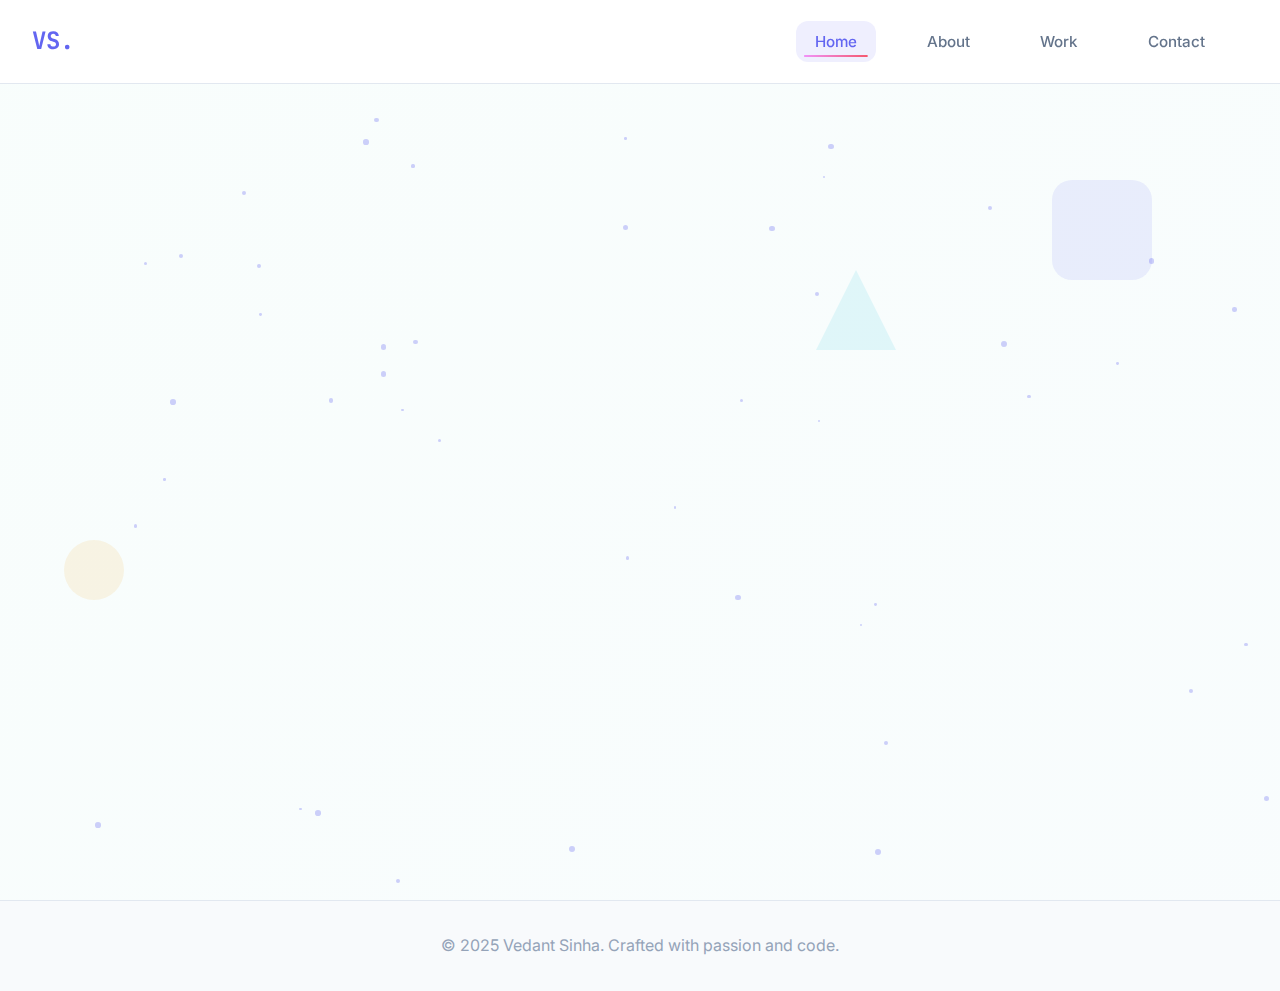
<file: index.html>
<!DOCTYPE html>
<html lang="en">
<head>
  <meta charset="UTF-8" />
  <meta name="viewport" content="width=device-width, initial-scale=1.0" />
  <title>Vedant Sinha • Portfolio</title>

  <!-- Google Fonts -->
  <link href="https://fonts.googleapis.com/css2?family=Inter:wght@300;400;500;600;700&family=JetBrains+Mono:wght@400;500&display=swap" rel="stylesheet" />

  <!-- Favicon -->
  <link rel="icon" type="image/png" href="/images/favicon.png">

  <style>
    * {
      margin: 0;
      padding: 0;
      box-sizing: border-box;
    }

    :root {
      --primary: #6366f1;
      --primary-dark: #4f46e5;
      --secondary: #f59e0b;
      --text-primary: #0f172a;
      --text-secondary: #64748b;
      --text-light: #94a3b8;
      --bg-primary: #ffffff;
      --bg-secondary: #f8fafc;
      --bg-dark: #0f172a;
      --accent: #06b6d4;
      --border: #e2e8f0;
      --shadow: 0 25px 50px -12px rgba(0, 0, 0, 0.25);
      --gradient: linear-gradient(135deg, #667eea 0%, #764ba2 100%);
      --gradient-accent: linear-gradient(135deg, #f093fb 0%, #f5576c 100%);
      --glassmorphism: rgba(255, 255, 255, 0.25);
      --blur: blur(20px);
    }

    body {
      font-family: 'Inter', -apple-system, BlinkMacSystemFont, sans-serif;
      line-height: 1.6;
      color: var(--text-primary);
      overflow-x: hidden;
      background: var(--bg-primary);
    }

    .container {
      max-width: 1200px;
      margin: 0 auto;
      padding: 0 2rem;
    }

    /* Full-width container override for header nav */
    .site-header .container {
      max-width: 100%;
      margin: 0;
      padding: 1rem 2rem;
      display: flex;
      justify-content: space-between;
      align-items: center;
    }

    /* Animated Background */
    .bg-animation {
      position: fixed;
      top: 0;
      left: 0;
      width: 100%;
      height: 100%;
      z-index: -1;
      background: linear-gradient(-45deg, #ee7752, #e73c7e, #23a6d5, #23d5ab);
      background-size: 400% 400%;
      animation: gradientShift 15s ease infinite;
      opacity: 0.03;
    }

    @keyframes gradientShift {
      0% { background-position: 0% 50%; }
      50% { background-position: 100% 50%; }
      100% { background-position: 0% 50%; }
    }

    /* Floating particles */
    .particles {
      position: fixed;
      top: 0;
      left: 0;
      width: 100%;
      height: 100%;
      z-index: -1;
      pointer-events: none;
    }

    .particle {
      position: absolute;
      width: 4px;
      height: 4px;
      background: var(--primary);
      border-radius: 50%;
      opacity: 0.3;
      animation: float 6s ease-in-out infinite;
    }

    @keyframes float {
      0%, 100% { transform: translateY(0px) rotate(0deg); }
      50% { transform: translateY(-20px) rotate(180deg); }
    }

    /* Header Styles */
    .site-header {
      position: fixed;
      top: 0;
      left: 0;
      right: 0;
      z-index: 1000;
      background: rgba(255, 255, 255, 0.95);
      backdrop-filter: blur(20px);
      border-bottom: 1px solid var(--border);
      transition: all 0.3s ease;
    }

    .site-header.scrolled {
      background: rgba(255, 255, 255, 0.98);
      box-shadow: var(--shadow);
    }

    .site-header .container {
      display: flex;
      justify-content: space-between;
      align-items: center;
      padding: 1rem 2rem;
    }

    .logo {
      font-size: 1.5rem;
      font-weight: 700;
      color: var(--primary);
      text-decoration: none;
      font-family: 'JetBrains Mono', monospace;
      position: relative;
      overflow: hidden;
    }

    .logo::after {
      content: '';
      position: absolute;
      bottom: 0;
      left: -100%;
      width: 100%;
      height: 2px;
      background: var(--gradient-accent);
      transition: left 0.3s ease;
    }

    .logo:hover::after {
      left: 0;
    }

    /* Enhanced navigation */
    .site-nav ul {
      display: flex;
      list-style: none;
      gap: 2rem;
      background: var(--gradient-card);
      padding: 0.8rem 1.5rem;
      border-radius: 20px;
      backdrop-filter: var(--blur);
    }

    .site-nav a {
      text-decoration: none;
      color: var(--text-secondary);
      font-weight: 500;
      position: relative;
      transition: all 0.3s ease;
      padding: 0.7rem 1.2rem;
      border-radius: 12px;
      font-size: 0.95rem;
    }

    .site-nav a:hover,
    .site-nav a.active {
      color: var(--primary);
      background: rgba(99, 102, 241, 0.1);
      transform: translateY(-2px);
    }

    .site-nav a::after {
      content: '';
      position: absolute;
      bottom: 5px;
      left: 50%;
      width: 0;
      height: 2px;
      background: var(--gradient-accent);
      transition: all 0.3s ease;
      transform: translateX(-50%);
      border-radius: 2px;
    }

    .site-nav a:hover::after,
    .site-nav a.active::after {
      width: 80%;
    }

    /* Theme toggle button */
    .theme-toggle {
      background: var(--gradient-card);
      border: none;
      border-radius: 12px;
      padding: 0.7rem;
      cursor: pointer;
      transition: all 0.3s ease;
      backdrop-filter: var(--blur);
      color: var(--text-primary);
      margin-left: 1rem;
    }

    .theme-toggle:hover {
      transform: scale(1.1) rotate(180deg);
      background: var(--primary);
      color: white;
    }

    .nav-toggle {
      display: none;
      flex-direction: column;
      gap: 4px;
      background: var(--gradient-card);
      border: none;
      cursor: pointer;
      padding: 0.8rem;
      border-radius: 12px;
      backdrop-filter: var(--blur);
      transition: all 0.3s ease;
    }

    .nav-toggle span {
      width: 24px;
      height: 3px;
      background: var(--text-primary);
      transition: all 0.3s ease;
      border-radius: 2px;
    }

    .nav-toggle:hover {
      transform: scale(1.05);
      box-shadow: 0 5px 15px rgba(99, 102, 241, 0.3);
    }

    /* Hero Section */
    .hero {
      min-height: 100vh;
      display: flex;
      align-items: center;
      position: relative;
      overflow: hidden;
    }

    .hero-content {
      position: relative;
      z-index: 2;
      max-width: 800px;
    }

    .hero-subtitle {
      font-size: 1.1rem;
      color: var(--primary);
      font-weight: 600;
      margin-bottom: 1rem;
      opacity: 0;
      animation: slideUp 0.8s ease 0.2s forwards;
      font-family: 'JetBrains Mono', monospace;
    }

    .hero h1 {
      font-size: clamp(3rem, 8vw, 6rem);
      font-weight: 700;
      line-height: 1.1;
      margin-bottom: 1.5rem;
      opacity: 0;
      animation: slideUp 0.8s ease 0.4s forwards;
    }

    .hero h1 .highlight {
      background: var(--gradient);
      -webkit-background-clip: text;
      -webkit-text-fill-color: transparent;
      background-clip: text;
      position: relative;
    }

    .hero-description {
      font-size: 1.3rem;
      color: var(--text-secondary);
      margin-bottom: 2.5rem;
      max-width: 600px;
      opacity: 0;
      animation: slideUp 0.8s ease 0.6s forwards;
    }

    .hero-cta {
      display: flex;
      gap: 1rem;
      flex-wrap: wrap;
      opacity: 0;
      animation: slideUp 0.8s ease 0.8s forwards;
    }

    .btn {
      display: inline-flex;
      align-items: center;
      gap: 0.5rem;
      padding: 1rem 2rem;
      text-decoration: none;
      border-radius: 12px;
      font-weight: 600;
      transition: all 0.3s ease;
      position: relative;
      overflow: hidden;
    }

    .btn-primary {
      background: var(--primary);
      color: white;
      box-shadow: 0 4px 14px 0 rgba(99, 102, 241, 0.39);
    }

    .btn-primary:hover {
      background: var(--primary-dark);
      transform: translateY(-2px);
      box-shadow: 0 8px 25px 0 rgba(99, 102, 241, 0.5);
    }

    .btn-secondary {
      background: transparent;
      color: var(--text-primary);
      border: 2px solid var(--border);
    }

    .btn-secondary:hover {
      background: var(--bg-secondary);
      border-color: var(--primary);
      color: var(--primary);
      transform: translateY(-2px);
    }

    .scroll-indicator {
      position: absolute;
      bottom: 2rem;
      left: 50%;
      transform: translateX(-50%);
      display: flex;
      flex-direction: column;
      align-items: center;
      gap: 0.5rem;
      color: var(--text-light);
      cursor: pointer;
      animation: bounce 2s infinite;
    }

    .scroll-indicator:hover {
      color: var(--primary);
    }

    @keyframes bounce {
      0%, 20%, 50%, 80%, 100% { transform: translateX(-50%) translateY(0); }
      40% { transform: translateX(-50%) translateY(-10px); }
      60% { transform: translateX(-50%) translateY(-5px); }
    }

    /* Floating elements */
    .floating-elements {
      position: absolute;
      top: 0;
      left: 0;
      width: 100%;
      height: 100%;
      overflow: hidden;
      pointer-events: none;
    }

    .floating-shape {
      position: absolute;
      opacity: 0.1;
      animation: floatShape 8s ease-in-out infinite;
    }

    .shape-1 {
      top: 20%;
      right: 10%;
      width: 100px;
      height: 100px;
      background: var(--primary);
      border-radius: 20px;
      animation-delay: 0s;
    }

    .shape-2 {
      top: 60%;
      left: 5%;
      width: 60px;
      height: 60px;
      background: var(--secondary);
      border-radius: 50%;
      animation-delay: 2s;
    }

    .shape-3 {
      top: 30%;
      right: 30%;
      width: 80px;
      height: 80px;
      background: var(--accent);
      clip-path: polygon(50% 0%, 0% 100%, 100% 100%);
      animation-delay: 4s;
    }

    @keyframes floatShape {
      0%, 100% { transform: translateY(0px) rotate(0deg); }
      50% { transform: translateY(-30px) rotate(10deg); }
    }

    @keyframes slideUp {
      from {
        opacity: 0;
        transform: translateY(30px);
      }
      to {
        opacity: 1;
        transform: translateY(0);
      }
    }

    /* Footer */
    .site-footer {
      background: var(--bg-secondary);
      padding: 2rem 0;
      text-align: center;
      color: var(--text-light);
      border-top: 1px solid var(--border);
    }

    /* Responsive Design */
    @media (max-width: 768px) {
      .site-header {
        margin: 0;
        border-radius: 0;
      }

      .site-header.scrolled {
        margin: 0;
        border-radius: 0;
        transform: none;
      }

      .site-nav {
        position: fixed;
        top: 0;
        left: 0;
        right: 0;
        bottom: 0;
        background: #ffffff;
        backdrop-filter: var(--blur);
        border-top: 1px solid var(--border);
        transition: transform 0.4s cubic-bezier(0.175, 0.885, 0.32, 1.275), visibility 0s linear 0.4s, opacity 0.4s ease;
        z-index: 999;
        display: flex;
        align-items: center;
        justify-content: center;
        transform: translateY(-100%);
        visibility: hidden;
        opacity: 0;
      }

      .site-nav.active {
        transform: translateY(0%);
        visibility: visible;
        opacity: 1;
        transition-delay: 0s;
      }

      .site-nav ul {
        flex-direction: column;
        align-items: center;
        gap: 2rem;
        padding: 2rem;
        background: transparent;
      }

      .site-nav a {
        font-size: 1.3rem;
        padding: 1rem 2rem;
        background: var(--gradient-card);
        border-radius: 15px;
        backdrop-filter: var(--blur);
        width: 200px;
        text-align: center;
      }

      .nav-toggle {
        display: flex;
        z-index: 1000;
      }

      .nav-toggle.active span:nth-child(1) {
        transform: rotate(45deg) translate(5px, 5px);
      }

      .nav-toggle.active span:nth-child(2) {
        opacity: 0;
      }

      .nav-toggle.active span:nth-child(3) {
        transform: rotate(-45deg) translate(7px, -6px);
      }

      main { padding-top: 100px; }
      .container { padding: 0 1rem; }
      .section-title { font-size: 2.5rem; margin-bottom: 3rem; }
      .grid { grid-template-columns: 1fr; gap: 2rem; }
      .card { transform: none !important; }
      .card:hover { transform: translateY(-10px) !important; }
      .portfolio-card .project-image { height: 220px; }
      .portfolio-card .card-content { padding: 1.5rem; }
    }

    @media (max-width: 480px) {
      .hero h1 {
        font-size: 2.5rem;
      }

      .hero-description {
        font-size: 1.1rem;
      }
    }
  </style>
</head>
<body>
  <!-- Animated Background -->
  <div class="bg-animation"></div>

  <!-- Floating Particles -->
  <div class="particles"></div>

  <!-- Site Header & Nav -->
  <header class="site-header">
    <div class="container">
      <a href="#hero" class="logo">VS.</a>
      <nav class="site-nav" id="site-nav">
        <ul>
          <li><a href="index.html" class="active">Home</a></li>
          <li><a href="about.html">About</a></li>
          <li><a href="portfolio.html">Work</a></li>
          <li><a href="contact.html">Contact</a></li>
        </ul>
      </nav>
      <button class="nav-toggle" id="nav-toggle" aria-label="Toggle navigation">
        <span></span>
        <span></span>
        <span></span>
      </button>
    </div>
  </header>

  <!-- Hero Section -->
  <section id="hero" class="hero">
    <div class="container">
      <div class="hero-content">
        <div class="hero-subtitle">👋 Hello, I'm</div>
        <h1>
          <span class="highlight">Vedant</span> Sinha
        </h1>
        <p class="hero-description">
          Computer Science & Engineering student at UC Merced, passionate about AI, Computer Vision, and building innovative solutions that make a difference.
        </p>
        <div class="hero-cta">
          <a href="about.html" class="btn btn-primary">
            Get To Know Me
            <span>→</span>
          </a>
          <a href="contact.html" class="btn btn-secondary">
            Get In Touch
          </a>
        </div>
      </div>
    </div>

    <!-- Floating Elements -->
    <div class="floating-elements">
      <div class="floating-shape shape-1"></div>
      <div class="floating-shape shape-2"></div>
      <div class="floating-shape shape-3"></div>
    </div>

  </section>

  <!-- Footer -->
  <footer class="site-footer">
    <div class="container">
      <p>© 2025 Vedant Sinha. Crafted with passion and code.</p>
    </div>
  </footer>

  <script>
    // Header scroll effect
    window.addEventListener('scroll', () => {
      const header = document.querySelector('.site-header');
      if (window.scrollY > 100) {
        header.classList.add('scrolled');
      } else {
        header.classList.remove('scrolled');
      }
    });

    // Mobile navigation toggle
    const navToggle = document.getElementById('nav-toggle');
    const siteNav = document.getElementById('site-nav');

    navToggle.addEventListener('click', () => {
      navToggle.classList.toggle('active');
      siteNav.classList.toggle('active');
    });

    // Close mobile nav when clicking on a link
    document.querySelectorAll('.site-nav a').forEach(link => {
      link.addEventListener('click', () => {
        navToggle.classList.remove('active');
        siteNav.classList.remove('active');
      });
    });

    // Smooth scrolling for internal links
    document.querySelectorAll('a[href^="#"]').forEach(anchor => {
      anchor.addEventListener('click', function (e) {
        e.preventDefault();
        const target = document.querySelector(this.getAttribute('href'));
        if (target) {
          target.scrollIntoView({ behavior: 'smooth' });
        }
      });
    });

    // Scroll to next section function
    function scrollToNext() {
      window.scrollTo({
        top: window.innerHeight,
        behavior: 'smooth'
      });
    }

    // Create floating particles
    function createParticles() {
      const particlesContainer = document.querySelector('.particles');
      const particleCount = 50;

      for (let i = 0; i < particleCount; i++) {
        const particle = document.createElement('div');
        particle.className = 'particle';
        
        // Random positioning
        particle.style.left = Math.random() * 100 + '%';
        particle.style.top = Math.random() * 100 + '%';
        
        // Random animation delay and duration
        particle.style.animationDelay = Math.random() * 6 + 's';
        particle.style.animationDuration = (Math.random() * 3 + 4) + 's';
        
        // Random size
        const size = Math.random() * 4 + 2;
        particle.style.width = size + 'px';
        particle.style.height = size + 'px';
        
        particlesContainer.appendChild(particle);
      }
    }

    // Initialize particles when page loads
    document.addEventListener('DOMContentLoaded', createParticles);

    // Parallax effect for floating shapes
    window.addEventListener('scroll', () => {
      const scrolled = window.pageYOffset;
      const shapes = document.querySelectorAll('.floating-shape');
      
      shapes.forEach((shape, index) => {
        const speed = 0.5 + (index * 0.1);
        shape.style.transform = `translateY(${scrolled * speed}px)`;
      });
    });

    // Add typing effect to subtitle
    function typeWriter(element, text, speed = 100) {
      let i = 0;
      element.innerHTML = '';
      
      function type() {
        if (i < text.length) {
          element.innerHTML += text.charAt(i);
          i++;
          setTimeout(type, speed);
        }
      }
      
      setTimeout(type, 1000);
    }

    // Initialize typing effect
    document.addEventListener('DOMContentLoaded', () => {
      const subtitle = document.querySelector('.hero-subtitle');
      if (subtitle) {
        const originalText = subtitle.textContent;
        typeWriter(subtitle, originalText, 80);
      }
    });

    // Add intersection observer for animations
    const observerOptions = {
      threshold: 0.1,
      rootMargin: '0px 0px -50px 0px'
    };

    const observer = new IntersectionObserver((entries) => {
      entries.forEach(entry => {
        if (entry.isIntersecting) {
          entry.target.style.animationPlayState = 'running';
        }
      });
    }, observerOptions);

    // Observe animated elements
    document.addEventListener('DOMContentLoaded', () => {
      const animatedElements = document.querySelectorAll('.hero-content > *');
      animatedElements.forEach(el => observer.observe(el));
    });
  </script>
</body>
</html>
</file>
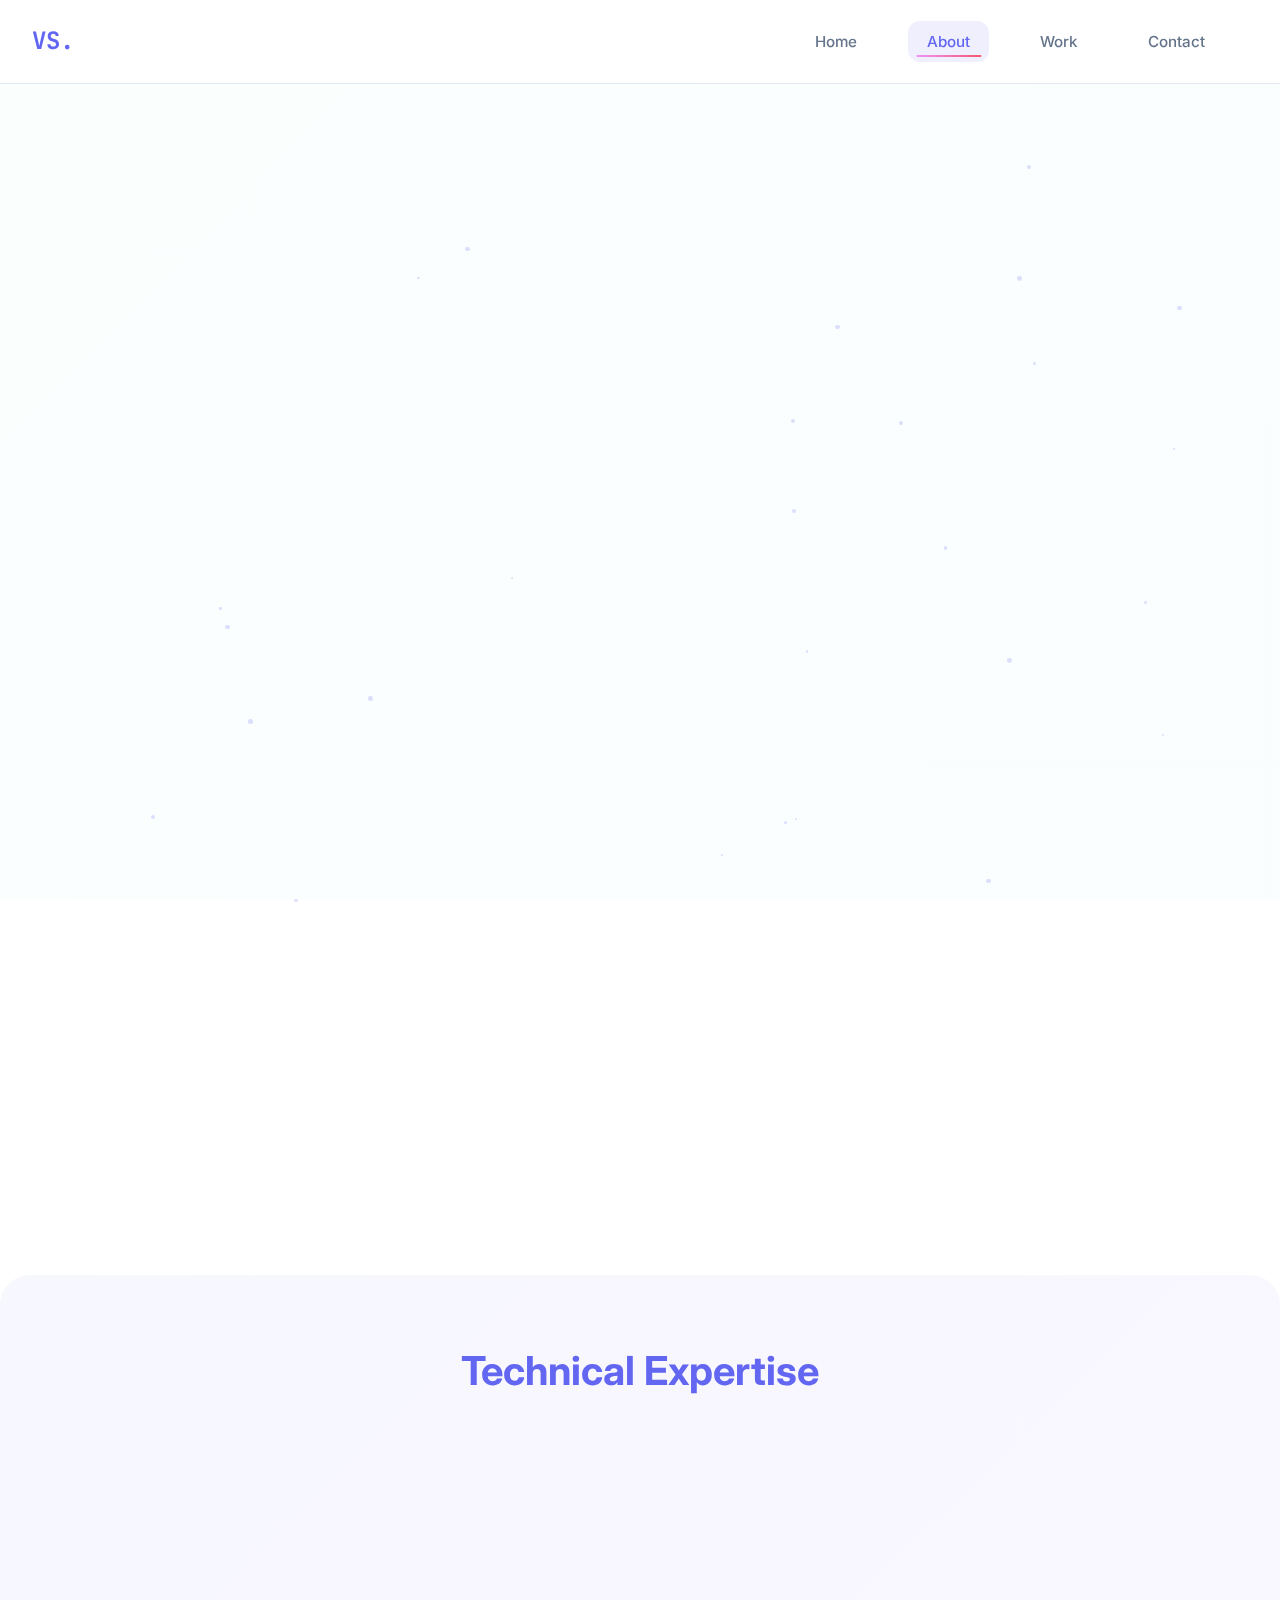
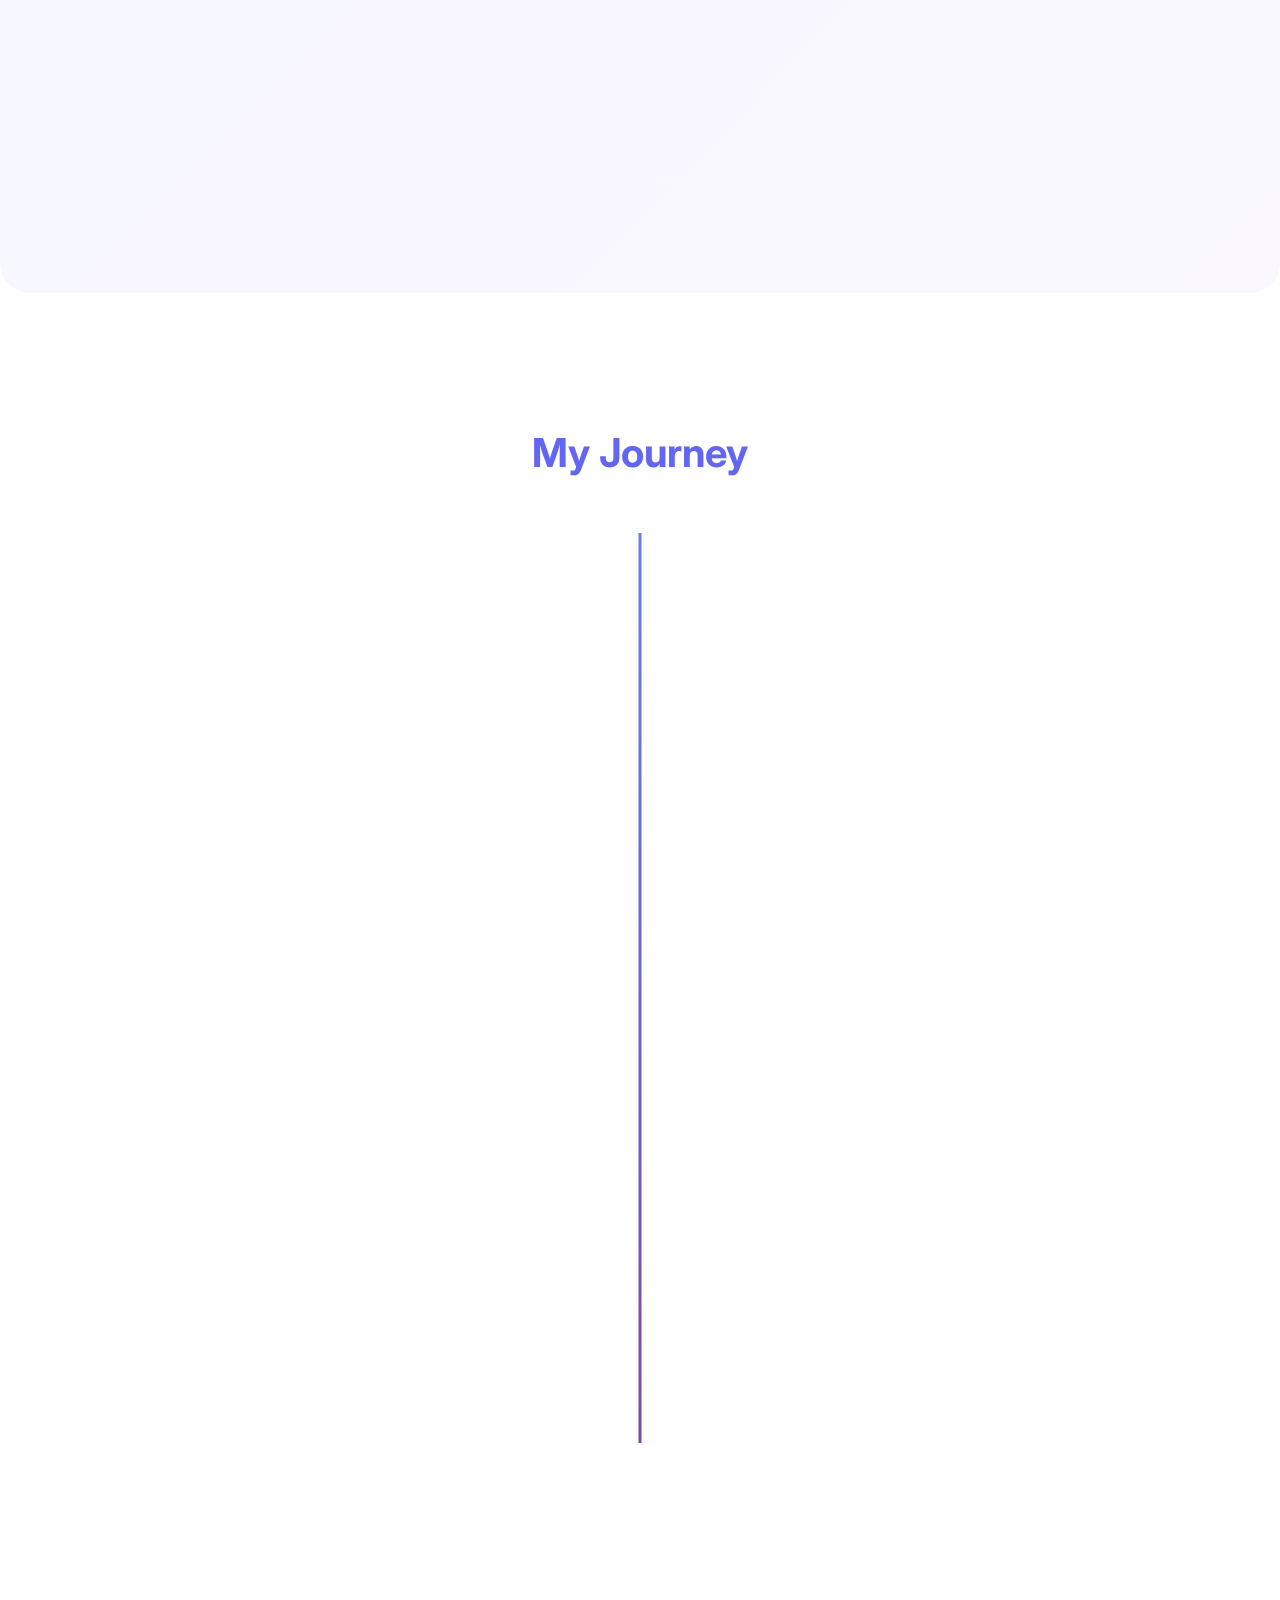
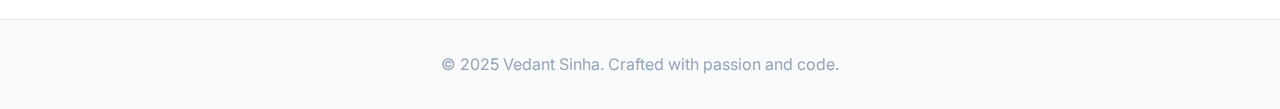
<file: about.html>
<!DOCTYPE html>
<html lang="en">
<head>
  <meta charset="UTF-8" />
  <meta name="viewport" content="width=device-width, initial-scale=1.0" />
  <title>About • Vedant Sinha • Portfolio</title>

  <!-- Google Fonts -->
  <link href="https://fonts.googleapis.com/css2?family=Inter:wght@300;400;500;600;700&family=JetBrains+Mono:wght@400;500&display=swap" rel="stylesheet" />

  <!-- Favicon -->
  <link rel="icon" type="image/png" href="/images/favicon.png">

  <style>
    * {
      margin: 0;
      padding: 0;
      box-sizing: border-box;
    }

    :root {
      --primary: #6366f1;
      --primary-dark: #4f46e5;
      --secondary: #f59e0b;
      --text-primary: #0f172a;
      --text-secondary: #64748b;
      --text-light: #94a3b8;
      --bg-primary: #ffffff;
      --bg-secondary: #f8fafc;
      --bg-dark: #0f172a;
      --accent: #06b6d4;
      --border: #e2e8f0;
      --shadow: 0 25px 50px -12px rgba(0, 0, 0, 0.25);
      --gradient: linear-gradient(135deg, #667eea 0%, #764ba2 100%);
      --gradient-accent: linear-gradient(135deg, #f093fb 0%, #f5576c 100%);
      --neon-glow: 0 0 20px rgba(99, 102, 241, 0.3);
    }

    body {
      font-family: 'Inter', -apple-system, BlinkMacSystemFont, sans-serif;
      line-height: 1.6;
      color: var(--text-primary);
      overflow-x: hidden;
      background: var(--bg-primary);
    }

    .container {
      max-width: 1200px;
      margin: 0 auto;
      padding: 0 2rem;
    }

    /* Full-width container override for header nav */
    .site-header .container {
      max-width: 100%;
      margin: 0;
      padding: 1rem 2rem;
      display: flex;
      justify-content: space-between;
      align-items: center;
    }


    /* Animated Background */
    .bg-animation {
      position: fixed;
      top: 0;
      left: 0;
      width: 100%;
      height: 100%;
      z-index: -1;
      background: linear-gradient(-45deg, #ee7752, #e73c7e, #23a6d5, #23d5ab);
      background-size: 400% 400%;
      animation: gradientShift 15s ease infinite;
      opacity: 0.02;
    }

    @keyframes gradientShift {
      0% { background-position: 0% 50%; }
      50% { background-position: 100% 50%; }
      100% { background-position: 0% 50%; }
    }

    /* Floating particles */
    .particles {
      position: fixed;
      top: 0;
      left: 0;
      width: 100%;
      height: 100%;
      z-index: -1;
      pointer-events: none;
    }

    .particle {
      position: absolute;
      width: 3px;
      height: 3px;
      background: var(--primary);
      border-radius: 50%;
      opacity: 0.2;
      animation: float 8s ease-in-out infinite;
    }

    @keyframes float {
      0%, 100% { transform: translateY(0px) rotate(0deg); }
      50% { transform: translateY(-30px) rotate(180deg); }
    }

    /* Header Styles */
    .site-header {
      position: fixed;
      top: 0;
      left: 0;
      right: 0;
      z-index: 1000;
      background: rgba(255, 255, 255, 0.95);
      backdrop-filter: blur(20px);
      border-bottom: 1px solid var(--border);
      transition: all 0.3s ease;
    }

    .site-header.scrolled {
      background: rgba(255, 255, 255, 0.98);
      box-shadow: var(--shadow);
    }

    .site-header .container {
      display: flex;
      justify-content: space-between;
      align-items: center;
      padding: 1rem 2rem;
    }

    .logo {
      font-size: 1.5rem;
      font-weight: 700;
      color: var(--primary);
      text-decoration: none;
      font-family: 'JetBrains Mono', monospace;
      position: relative;
      overflow: hidden;
    }

    .logo::after {
      content: '';
      position: absolute;
      bottom: 0;
      left: -100%;
      width: 100%;
      height: 2px;
      background: var(--gradient-accent);
      transition: left 0.3s ease;
    }

    .logo:hover::after {
      left: 0;
    }

    /* Enhanced navigation */
    .site-nav ul {
      display: flex;
      list-style: none;
      gap: 2rem;
      background: var(--gradient-card);
      padding: 0.8rem 1.5rem;
      border-radius: 20px;
      backdrop-filter: var(--blur);
    }

    .site-nav a {
      text-decoration: none;
      color: var(--text-secondary);
      font-weight: 500;
      position: relative;
      transition: all 0.3s ease;
      padding: 0.7rem 1.2rem;
      border-radius: 12px;
      font-size: 0.95rem;
    }

    .site-nav a:hover,
    .site-nav a.active {
      color: var(--primary);
      background: rgba(99, 102, 241, 0.1);
      transform: translateY(-2px);
    }

    .site-nav a::after {
      content: '';
      position: absolute;
      bottom: 5px;
      left: 50%;
      width: 0;
      height: 2px;
      background: var(--gradient-accent);
      transition: all 0.3s ease;
      transform: translateX(-50%);
      border-radius: 2px;
    }

    .site-nav a:hover::after,
    .site-nav a.active::after {
      width: 80%;
    }

    /* Theme toggle button */
    .theme-toggle {
      background: var(--gradient-card);
      border: none;
      border-radius: 12px;
      padding: 0.7rem;
      cursor: pointer;
      transition: all 0.3s ease;
      backdrop-filter: var(--blur);
      color: var(--text-primary);
      margin-left: 1rem;
    }

    .theme-toggle:hover {
      transform: scale(1.1) rotate(180deg);
      background: var(--primary);
      color: white;
    }

    .nav-toggle {
      display: none;
      flex-direction: column;
      gap: 4px;
      background: var(--gradient-card);
      border: none;
      cursor: pointer;
      padding: 0.8rem;
      border-radius: 12px;
      backdrop-filter: var(--blur);
      transition: all 0.3s ease;
    }

    .nav-toggle span {
      width: 24px;
      height: 3px;
      background: var(--text-primary);
      transition: all 0.3s ease;
      border-radius: 2px;
    }

    .nav-toggle:hover {
      transform: scale(1.05);
      box-shadow: 0 5px 15px rgba(99, 102, 241, 0.3);
    }
    /* Main Content */
    main {
      padding-top: 120px;
      min-height: 100vh;
    }

    /* About Section */
    .about {
      padding: 4rem 0;
      position: relative;
    }

    .section-title {
      font-size: clamp(2.5rem, 5vw, 4rem);
      font-weight: 700;
      text-align: center;
      margin-bottom: 3rem;
      background: var(--gradient);
      -webkit-background-clip: text;
      -webkit-text-fill-color: transparent;
      background-clip: text;
      opacity: 0;
      transform: translateY(30px);
      animation: slideUp 0.8s ease 0.2s forwards;
    }

    .about-content {
      display: grid;
      grid-template-columns: 1fr 300px;
      gap: 4rem;
      align-items: center;
      margin-bottom: 4rem;
    }

    .about-text {
      opacity: 0;
      transform: translateX(-50px);
      animation: slideInLeft 0.8s ease 0.4s forwards;
    }

    .about-text p {
      font-size: 1.2rem;
      line-height: 1.8;
      color: var(--text-secondary);
      margin-bottom: 1.5rem;
    }

    .about-text .highlight {
      color: var(--primary);
      font-weight: 600;
    }

    .about-image {
      position: relative;
      opacity: 0;
      transform: translateX(50px);
      animation: slideInRight 0.8s ease 0.6s forwards;
    }

    .about-image::before {
      content: '';
      position: absolute;
      top: -20px;
      left: -20px;
      right: 20px;
      bottom: 20px;
      background: var(--gradient);
      border-radius: 20px;
      z-index: -1;
      opacity: 0.3;
      animation: pulse 3s ease-in-out infinite;
    }

    .about-image img {
      width: 100%;
      height: 400px;
      object-fit: cover;
      border-radius: 20px;
      box-shadow: var(--shadow);
      transition: transform 0.3s ease;
    }

    .about-image:hover img {
      transform: scale(1.05);
    }

    @keyframes pulse {
      0%, 100% { transform: scale(1); opacity: 0.3; }
      50% { transform: scale(1.05); opacity: 0.5; }
    }

    /* Stats Section */
    .stats {
      display: grid;
      grid-template-columns: repeat(auto-fit, minmax(200px, 1fr));
      gap: 2rem;
      margin: 4rem 0;
    }

    .stat-item {
      text-align: center;
      padding: 2rem;
      background: rgba(255, 255, 255, 0.8);
      backdrop-filter: blur(10px);
      border-radius: 20px;
      border: 1px solid var(--border);
      transition: all 0.3s ease;
      opacity: 0;
      transform: translateY(30px);
      animation: slideUp 0.8s ease forwards;
    }

    .stat-item:nth-child(1) { animation-delay: 0.8s; }
    .stat-item:nth-child(2) { animation-delay: 1.0s; }
    .stat-item:nth-child(3) { animation-delay: 1.2s; }
    .stat-item:nth-child(4) { animation-delay: 1.4s; }

    .stat-item:hover {
      transform: translateY(-10px);
      box-shadow: var(--shadow);
      background: rgba(255, 255, 255, 0.95);
    }

    .stat-number {
      font-size: 2.5rem;
      font-weight: 700;
      color: var(--primary);
      font-family: 'JetBrains Mono', monospace;
    }

    .stat-label {
      color: var(--text-secondary);
      font-weight: 500;
      margin-top: 0.5rem;
    }

    /* Skills Section */
    .skills {
      padding: 4rem 0;
      background: linear-gradient(135deg, rgba(99, 102, 241, 0.05) 0%, rgba(139, 92, 246, 0.05) 100%);
      border-radius: 30px;
      margin: 4rem 0;
    }

    .skills h2 {
      font-size: 2.5rem;
      font-weight: 700;
      text-align: center;
      margin-bottom: 3rem;
      color: var(--primary);
    }

    .skills-grid {
      display: grid;
      grid-template-columns: repeat(auto-fit, minmax(350px, 1fr));
      gap: 2rem;
    }

    .skill-category {
      background: rgba(255, 255, 255, 0.9);
      backdrop-filter: blur(10px);
      padding: 2.5rem;
      border-radius: 20px;
      border: 1px solid var(--border);
      transition: all 0.3s ease;
      opacity: 0;
      transform: translateY(50px);
      animation: slideUp 0.8s ease forwards;
    }

    .skill-category:nth-child(1) { animation-delay: 1.6s; }
    .skill-category:nth-child(2) { animation-delay: 1.8s; }
    .skill-category:nth-child(3) { animation-delay: 2.0s; }

    .skill-category:hover {
      transform: translateY(-5px);
      box-shadow: var(--shadow);
    }

    .skill-category h3 {
      font-size: 1.5rem;
      font-weight: 600;
      color: var(--primary);
      margin-bottom: 1.5rem;
      position: relative;
    }

    .skill-category h3::after {
      content: '';
      position: absolute;
      bottom: -10px;
      left: 0;
      width: 50px;
      height: 3px;
      background: var(--gradient-accent);
      border-radius: 2px;
    }

    .skill-tags {
      display: flex;
      flex-wrap: wrap;
      gap: 0.8rem;
    }

    .skill-tag {
      background: var(--primary);
      color: white;
      padding: 0.5rem 1rem;
      border-radius: 25px;
      font-size: 0.9rem;
      font-weight: 500;
      transition: all 0.3s ease;
      cursor: default;
    }

    .skill-tag:hover {
      background: var(--primary-dark);
      transform: translateY(-2px);
      box-shadow: 0 4px 12px rgba(99, 102, 241, 0.3);
    }

    /* Timeline Section */
    .timeline {
      padding: 4rem 0;
      margin: 4rem 0;
    }

    .timeline h2 {
      font-size: 2.5rem;
      font-weight: 700;
      text-align: center;
      margin-bottom: 3rem;
      color: var(--primary);
    }

    .timeline-container {
      position: relative;
      max-width: 800px;
      margin: 0 auto;
    }

    .timeline-line {
      position: absolute;
      left: 50%;
      top: 0;
      bottom: 0;
      width: 3px;
      background: var(--gradient);
      transform: translateX(-50%);
    }

    .timeline-item {
      position: relative;
      margin: 3rem 0;
      opacity: 0;
      animation: slideUp 0.8s ease forwards;
    }

    .timeline-item:nth-child(2) { animation-delay: 2.2s; }
    .timeline-item:nth-child(3) { animation-delay: 2.4s; }
    .timeline-item:nth-child(4) { animation-delay: 2.6s; }

    .timeline-content {
      background: rgba(255, 255, 255, 0.9);
      backdrop-filter: blur(10px);
      padding: 2rem;
      border-radius: 15px;
      border: 1px solid var(--border);
      width: 45%;
      position: relative;
      transition: all 0.3s ease;
    }

    .timeline-item:nth-child(even) .timeline-content {
      margin-left: 55%;
    }

    .timeline-content:hover {
      transform: translateY(-5px);
      box-shadow: var(--shadow);
    }

    .timeline-date {
      color: var(--primary);
      font-weight: 600;
      font-size: 0.9rem;
      margin-bottom: 0.5rem;
    }

    .timeline-title {
      font-size: 1.3rem;
      font-weight: 600;
      color: var(--text-primary);
      margin-bottom: 0.5rem;
    }

    .timeline-description {
      color: var(--text-secondary);
      line-height: 1.6;
    }

    /* Footer */
    .site-footer {
      background: var(--bg-secondary);
      padding: 2rem 0;
      text-align: center;
      color: var(--text-light);
      border-top: 1px solid var(--border);
      margin-top: 4rem;
    }

    /* Animations */
    @keyframes slideUp {
      from {
        opacity: 0;
        transform: translateY(30px);
      }
      to {
        opacity: 1;
        transform: translateY(0);
      }
    }

    @keyframes slideInLeft {
      from {
        opacity: 0;
        transform: translateX(-50px);
      }
      to {
        opacity: 1;
        transform: translateX(0);
      }
    }

    @keyframes slideInRight {
      from {
        opacity: 0;
        transform: translateX(50px);
      }
      to {
        opacity: 1;
        transform: translateX(0);
      }
    }

    /* Responsive Design */
    @media (max-width: 1024px) {
      .about-content {
        grid-template-columns: 1fr;
        text-align: center;
        gap: 2rem;
      }

      .about-image {
        max-width: 300px;
        margin: 0 auto;
      }

      .timeline-line {
        left: 30px;
      }

      .timeline-content {
        width: calc(100% - 80px);
        margin-left: 80px !important;
      }
    }

    @media (max-width: 768px) {
      .site-header {
        margin: 0;
        border-radius: 0;
      }

      .site-header.scrolled {
        margin: 0;
        border-radius: 0;
        transform: none;
      }

      .site-nav {
        position: fixed;
        top: 0;
        left: 0;
        right: 0;
        bottom: 0;
        background: #ffffff;
        backdrop-filter: var(--blur);
        border-top: 1px solid var(--border);
        transition: transform 0.4s cubic-bezier(0.175, 0.885, 0.32, 1.275), visibility 0s linear 0.4s, opacity 0.4s ease;
        z-index: 999;
        display: flex;
        align-items: center;
        justify-content: center;
        transform: translateY(-100%);
        visibility: hidden;
        opacity: 0;
      }

      .site-nav.active {
        transform: translateY(0%);
        visibility: visible;
        opacity: 1;
        transition-delay: 0s;
      }

      .site-nav ul {
        flex-direction: column;
        align-items: center;
        gap: 2rem;
        padding: 2rem;
        background: transparent;
      }

      .site-nav a {
        font-size: 1.3rem;
        padding: 1rem 2rem;
        background: var(--gradient-card);
        border-radius: 15px;
        backdrop-filter: var(--blur);
        width: 200px;
        text-align: center;
      }

      .nav-toggle {
        display: flex;
        z-index: 1000;
      }

      .nav-toggle.active span:nth-child(1) {
        transform: rotate(45deg) translate(5px, 5px);
      }

      .nav-toggle.active span:nth-child(2) {
        opacity: 0;
      }

      .nav-toggle.active span:nth-child(3) {
        transform: rotate(-45deg) translate(7px, -6px);
      }

      main { padding-top: 100px; }
      .container { padding: 0 1rem; }
      .section-title { font-size: 2.5rem; margin-bottom: 3rem; }
      .grid { grid-template-columns: 1fr; gap: 2rem; }
      .card { transform: none !important; }
      .card:hover { transform: translateY(-10px) !important; }
      .portfolio-card .project-image { height: 220px; }
      .portfolio-card .card-content { padding: 1.5rem; }
    }

    @media (max-width: 480px) {
      .section-title {
        font-size: 2rem;
      }

      .stats {
        grid-template-columns: 1fr;
      }

      .about-text p {
        font-size: 1.1rem;
      }
    }
  </style>
</head>
<body>
  <!-- Animated Background -->
  <div class="bg-animation"></div>
  
  <!-- Floating Particles -->
  <div class="particles"></div>

  <!-- Site Header & Nav -->
  <header class="site-header">
    <div class="container">
      <a href="index.html" class="logo">VS.</a>
      <nav class="site-nav" id="site-nav">
        <ul>
          <li><a href="index.html">Home</a></li>
          <li><a href="about.html" class="active">About</a></li>
          <li><a href="portfolio.html">Work</a></li>
          <li><a href="contact.html">Contact</a></li>
        </ul>
      </nav>
      <button class="nav-toggle" id="nav-toggle" aria-label="Toggle navigation">
        <span></span>
        <span></span>
        <span></span>
      </button>
    </div>
  </header>

  <main>
    <!-- About Section -->
    <section id="about" class="about">
      <div class="container">
        <h2 class="section-title">About Me</h2>
        
        <div class="about-content">
          <div class="about-text">
            <p>
              Hey there! I'm a <span class="highlight">Computer Science &amp; Engineering</span> student at UC Merced who can't resist a good coding challenge or the thrill of exploring new tech frontiers. What started with a simple website experiment has blossomed into a full-blown passion for <span class="highlight">AI, Computer Vision, and innovative web solutions</span>.
            </p>
            <p>
              I love hanging out where <span class="highlight">creativity and logic</span> collide turning knotty problems into smooth, user-friendly experiences. Whether I'm building responsive web apps, or sketching out mobile interfaces, my guiding principle is simple: <span class="highlight">technology should empower and delight</span>.
            </p>
            <p>
              When I'm not immersed in code, you'll usually find me hunting for the next scoop of ice cream, wandering through art galleries, or diving into the latest research papers (and maybe even contributing to an open-source project or two). I'm a lifelong learner at heart, always eager to share what I've picked up with fellow students and stay one step ahead in our ever-evolving digital world.
            </p>
          </div>
          
          <div class="about-image">
            <img src="images/image1.jpeg" alt="Vedant Sinha Profile Image"/>
          </div>
        </div>

        <!-- Stats -->
        <div class="stats">
          <div class="stat-item">
            <div class="stat-number" data-count="25">0</div>
            <div class="stat-label">Projects Completed</div>
          </div>
          <div class="stat-item">
            <div class="stat-number" data-count="100+">0</div>
            <div class="stat-label">GitHub Commits</div>
          </div>
          <div class="stat-item">
            <div class="stat-number" data-count="15">0</div>
            <div class="stat-label">Technologies Mastered</div>
          </div>
          <div class="stat-item">
            <div class="stat-number" data-count="3">0</div>
            <div class="stat-label">Years of Experience</div>
          </div>
        </div>
      </div>
    </section>

    <!-- Skills Section -->
    <section id="skills" class="skills">
      <div class="container">
        <h2>Technical Expertise</h2>
        <div class="skills-grid">
          <div class="skill-category">
            <h3>Programming & Development</h3>
            <div class="skill-tags">
              <span class="skill-tag">Python</span>
              <span class="skill-tag">Java</span>
              <span class="skill-tag">C++</span>
              <span class="skill-tag">JavaScript</span>
              <span class="skill-tag">TypeScript</span>
              <span class="skill-tag">HTML5</span>
              <span class="skill-tag">CSS3</span>
              <span class="skill-tag">SQL</span>
              <span class="skill-tag">NoSQL</span>
            </div>
          </div>
          
          <div class="skill-category">
            <h3>Frameworks & Libraries</h3>
            <div class="skill-tags">
              <span class="skill-tag">TensorFlow</span>
              <span class="skill-tag">PyTorch</span>
              <span class="skill-tag">OpenCV</span>
              <span class="skill-tag">scikit-learn</span>
              <span class="skill-tag">React</span>
              <span class="skill-tag">Node.js</span>
              <span class="skill-tag">Flask</span>
              <span class="skill-tag">Flutter</span>
              <span class="skill-tag">SwiftUI</span>
            </div>
          </div>
          
          <div class="skill-category">
            <h3>Tools & Platforms</h3>
            <div class="skill-tags">
              <span class="skill-tag">VS Code</span>
              <span class="skill-tag">PyCharm</span>
              <span class="skill-tag">Git</span>
              <span class="skill-tag">Docker</span>
              <span class="skill-tag">AWS</span>
              <span class="skill-tag">Google Cloud</span>
              <span class="skill-tag">Jupyter</span>
              <span class="skill-tag">Figma</span>
              <span class="skill-tag">Tailwind CSS</span>
            </div>
          </div>
        </div>
      </div>
    </section>

    <!-- Timeline Section -->
    <section class="timeline">
      <div class="container">
        <h2>My Journey</h2>
        <div class="timeline-container">
          <div class="timeline-line"></div>
          
          <div class="timeline-item">
            <div class="timeline-content">
              <div class="timeline-date">2022 - Present</div>
              <div class="timeline-title">UC Merced - Computer Science & Engineering</div>
              <div class="timeline-description">
                Pursuing my degree with focus on AI, Machine Learning, and Software Engineering. 
                Active in research projects and coding competitions.
              </div>
            </div>
          </div>
          
          <div class="timeline-item">
            <div class="timeline-content">
              <div class="timeline-date">2024 - 2025</div>
              <div class="timeline-title">Open Source Contributions</div>
              <div class="timeline-description">
                Started contributing to various open-source projects, focusing on 
                machine learning libraries and web development frameworks.
              </div>
            </div>
          </div>
          
          <div class="timeline-item">
            <div class="timeline-content">
              <div class="timeline-date">2021 - 2022</div>
              <div class="timeline-title">First Programming Experience</div>
              <div class="timeline-description">
                Began my coding journey with Python, building simple automation 
                scripts and gradually moving to more complex projects. I started off solving problems I face in my daily life.
              </div>
            </div>
          </div>
        </div>
      </div>
    </section>
  </main>

  <!-- Footer -->
  <footer class="site-footer">
    <div class="container">
      <p>© 2025 Vedant Sinha. Crafted with passion and code.</p>
    </div>
  </footer>

  <script>
    // Header scroll effect
    window.addEventListener('scroll', () => {
      const header = document.querySelector('.site-header');
      if (window.scrollY > 100) {
        header.classList.add('scrolled');
      } else {
        header.classList.remove('scrolled');
      }
    });
    // Create floating particles
    function createParticles() {
      const particlesContainer = document.querySelector('.particles');
      const particleCount = 30;

      for (let i = 0; i < particleCount; i++) {
        const particle = document.createElement('div');
        particle.className = 'particle';
        
        particle.style.left = Math.random() * 100 + '%';
        particle.style.top = Math.random() * 100 + '%';
        particle.style.animationDelay = Math.random() * 8 + 's';
        particle.style.animationDuration = (Math.random() * 4 + 6) + 's';
        
        const size = Math.random() * 3 + 2;
        particle.style.width = size + 'px';
        particle.style.height = size + 'px';
        
        particlesContainer.appendChild(particle);
      }
    }

    // Counter animation
    function animateCounters() {
      const counters = document.querySelectorAll('.stat-number');
      
      counters.forEach(counter => {
        const originalDataCount = counter.getAttribute('data-count'); // Store original value
        const target = parseInt(originalDataCount, 10); // Parse only the number
        const duration = 2000;
        const stepTime = Math.abs(Math.floor(duration / target));
        let current = 0;
        
        const timer = setInterval(() => {
          current += 1;
          counter.textContent = current; // Display just the number during animation
          if (current === target) {
            clearInterval(timer);
            counter.textContent = originalDataCount; // Set to original value (e.g., "100+") when done
          }
        }, stepTime);
      });
    }

    // Intersection Observer for scroll-triggered animations
    const observerOptions = {
      threshold: 0.1,
      rootMargin: '0px 0px -50px 0px'
    };

    const observer = new IntersectionObserver((entries, obs) => {
      entries.forEach(entry => {
        if (entry.isIntersecting) {
          // add a generic "visible" class so CSS animations can trigger if needed
          entry.target.classList.add('visible');

          // when the stats section enters, start counters
          if (entry.target.classList.contains('stats')) {
            animateCounters();
          }

          // once animated, stop observing
          obs.unobserve(entry.target);
        }
      });
    }, observerOptions);

    // Observe all the animated sections
    document.querySelectorAll(
      '.section-title, .about-text, .about-image, .stats, .skill-category, .timeline-item'
    ).forEach(el => observer.observe(el));

    // Kick everything off
    document.addEventListener('DOMContentLoaded', () => {
      createParticles();

      // Mobile navigation toggle
      const navToggle = document.getElementById('nav-toggle');
      const siteNav = document.getElementById('site-nav');

      if (navToggle && siteNav) {
        navToggle.addEventListener('click', () => {
          navToggle.classList.toggle('active');
          siteNav.classList.toggle('active');
        });

        // Close mobile nav when clicking on a link
        document.querySelectorAll('.site-nav a').forEach(link => {
          link.addEventListener('click', () => {
            navToggle.classList.remove('active');
            siteNav.classList.remove('active');
          });
        });
      }
    });
  </script>
</body>
</html>
</file>
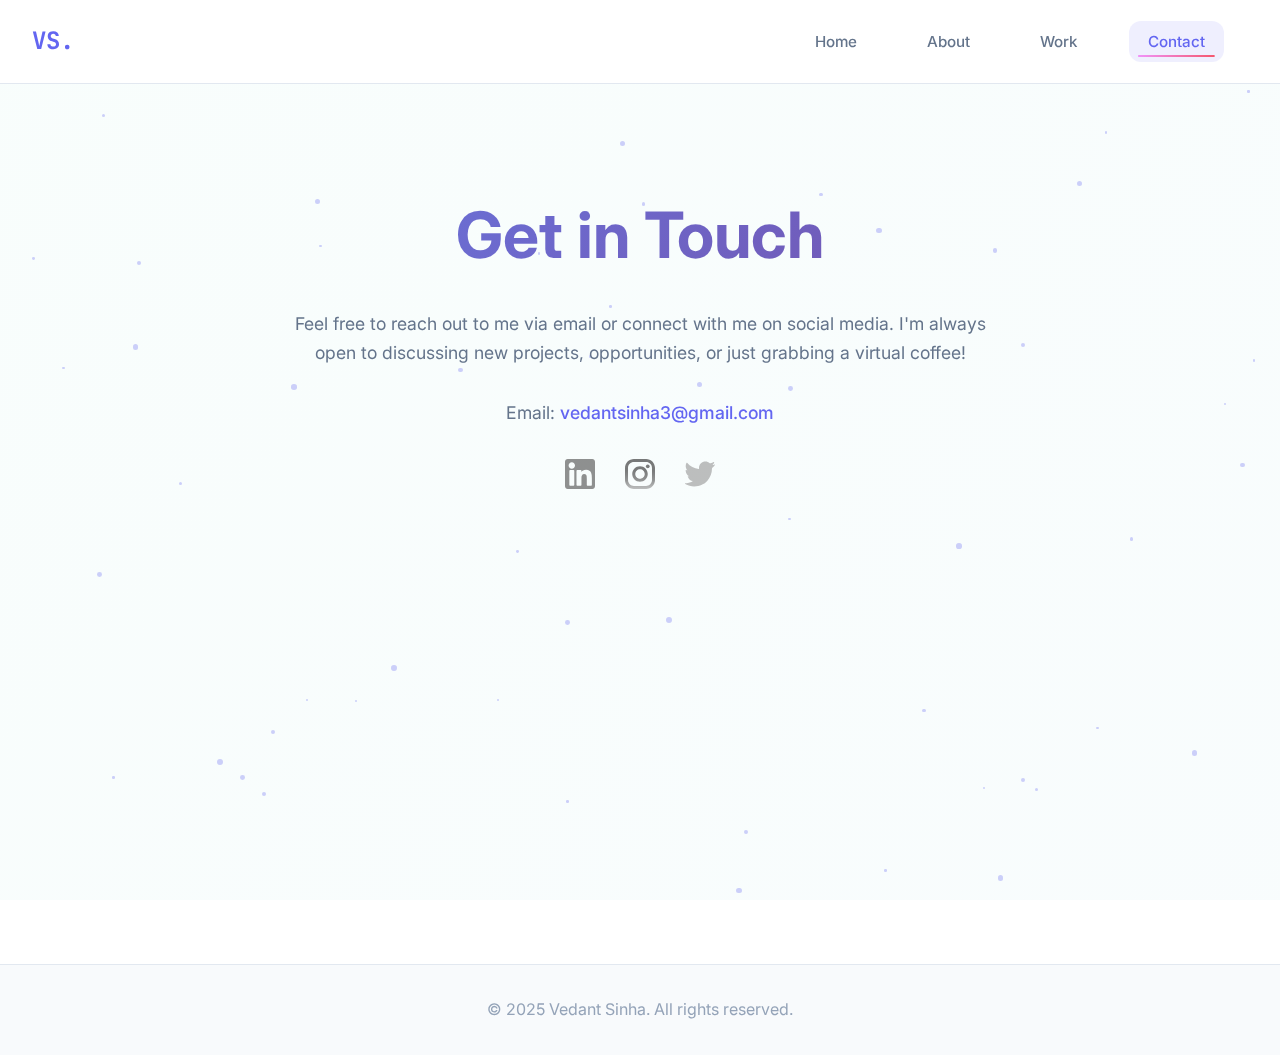
<file: contact.html>
<!DOCTYPE html>
<html lang="en">
<head>
  <meta charset="UTF-8" />
  <meta name="viewport" content="width=device-width, initial-scale=1.0" />
  <title>Contact • Vedant Sinha • Portfolio</title>

  <!-- Google Fonts -->
  <link href="https://fonts.googleapis.com/css2?family=Inter:wght@300;400;500;600;700&family=JetBrains+Mono:wght@400;500&display=swap" rel="stylesheet" />
  <link rel="icon" type="image/png" href="/images/favicon.png">

  <style>
    * {
      margin: 0;
      padding: 0;
      box-sizing: border-box;
    }

    :root {
      --primary: #6366f1;
      --primary-dark: #4f46e5;
      --secondary: #f59e0b;
      --text-primary: #0f172a;
      --text-secondary: #64748b;
      --text-light: #94a3b8;
      --bg-primary: #ffffff;
      --bg-secondary: #f8fafc;
      --bg-dark: #0f172a;
      --accent: #06b6d4;
      --border: #e2e8f0;
      --shadow: 0 25px 50px -12px rgba(0, 0, 0, 0.25);
      --gradient: linear-gradient(135deg, #667eea 0%, #764ba2 100%);
      --gradient-accent: linear-gradient(135deg, #f093fb 0%, #f5576c 100%);
    }

    body {
      font-family: 'Inter', -apple-system, BlinkMacSystemFont, sans-serif;
      line-height: 1.6;
      color: var(--text-primary);
      overflow-x: hidden;
      background: var(--bg-primary);
    }

    .container {
      max-width: 1200px;
      margin: 0 auto;
      padding: 0 2rem;
    }

    /* Full-width container override for header nav */
    .site-header .container {
      max-width: 100%;
      margin: 0;
      padding: 1rem 2rem;
      display: flex;
      justify-content: space-between;
      align-items: center;
    }

    /* Animated Background */
    .bg-animation {
      position: fixed;
      top: 0;
      left: 0;
      width: 100%;
      height: 100%;
      z-index: -1;
      background: linear-gradient(-45deg, #ee7752, #e73c7e, #23a6d5, #23d5ab);
      background-size: 400% 400%;
      animation: gradientShift 15s ease infinite;
      opacity: 0.03;
    }

    @keyframes gradientShift {
      0% { background-position: 0% 50%; }
      50% { background-position: 100% 50%; }
      100% { background-position: 0% 50%; }
    }

    /* Floating particles */
    .particles {
      position: fixed;
      top: 0;
      left: 0;
      width: 100%;
      height: 100%;
      z-index: -1;
      pointer-events: none;
    }

    .particle {
      position: absolute;
      width: 4px;
      height: 4px;
      background: var(--primary);
      border-radius: 50%;
      opacity: 0.3;
      animation: float 6s ease-in-out infinite;
    }

    @keyframes float {
      0%, 100% { transform: translateY(0px) rotate(0deg); }
      50% { transform: translateY(-20px) rotate(180deg); }
    }

    /* Header Styles */
    .site-header {
      position: fixed;
      top: 0;
      left: 0;
      right: 0;
      z-index: 1000;
      background: rgba(255, 255, 255, 0.95);
      backdrop-filter: blur(20px);
      border-bottom: 1px solid var(--border);
      transition: all 0.3s ease;
    }

    .site-header.scrolled {
      background: rgba(255, 255, 255, 0.98);
      box-shadow: var(--shadow);
    }

    .site-header .container {
      display: flex;
      justify-content: space-between;
      align-items: center;
      padding: 1rem 2rem;
    }

    .logo {
      font-size: 1.5rem;
      font-weight: 700;
      color: var(--primary);
      text-decoration: none;
      font-family: 'JetBrains Mono', monospace;
      position: relative;
      overflow: hidden;
    }

    .logo::after {
      content: '';
      position: absolute;
      bottom: 0;
      left: -100%;
      width: 100%;
      height: 2px;
      background: var(--gradient-accent);
      transition: left 0.3s ease;
    }

    .logo:hover::after {
      left: 0;
    }

        /* Enhanced navigation */
        .site-nav ul {
      display: flex;
      list-style: none;
      gap: 2rem;
      background: var(--gradient-card);
      padding: 0.8rem 1.5rem;
      border-radius: 20px;
      backdrop-filter: var(--blur);
    }

    .site-nav a {
      text-decoration: none;
      color: var(--text-secondary);
      font-weight: 500;
      position: relative;
      transition: all 0.3s ease;
      padding: 0.7rem 1.2rem;
      border-radius: 12px;
      font-size: 0.95rem;
    }

    .site-nav a:hover,
    .site-nav a.active {
      color: var(--primary);
      background: rgba(99, 102, 241, 0.1);
      transform: translateY(-2px);
    }

    .site-nav a::after {
      content: '';
      position: absolute;
      bottom: 5px;
      left: 50%;
      width: 0;
      height: 2px;
      background: var(--gradient-accent);
      transition: all 0.3s ease;
      transform: translateX(-50%);
      border-radius: 2px;
    }

    .site-nav a:hover::after,
    .site-nav a.active::after {
      width: 80%;
    }

    /* Theme toggle button */
    .theme-toggle {
      background: var(--gradient-card);
      border: none;
      border-radius: 12px;
      padding: 0.7rem;
      cursor: pointer;
      transition: all 0.3s ease;
      backdrop-filter: var(--blur);
      color: var(--text-primary);
      margin-left: 1rem;
    }

    .theme-toggle:hover {
      transform: scale(1.1) rotate(180deg);
      background: var(--primary);
      color: white;
    }

    .nav-toggle {
      display: none;
      flex-direction: column;
      gap: 4px;
      background: var(--gradient-card);
      border: none;
      cursor: pointer;
      padding: 0.8rem;
      border-radius: 12px;
      backdrop-filter: var(--blur);
      transition: all 0.3s ease;
    }

    .nav-toggle span {
      width: 24px;
      height: 3px;
      background: var(--text-primary);
      transition: all 0.3s ease;
      border-radius: 2px;
    }

    .nav-toggle:hover {
      transform: scale(1.05);
      box-shadow: 0 5px 15px rgba(99, 102, 241, 0.3);
    }

    /* Main Content Padding */
    main {
      padding-top: 120px; /* Space for the fixed header */
      min-height: 100vh;
    }

    /* Section Title Style */
    .section-title {
      font-size: clamp(2.5rem, 5vw, 4rem);
      font-weight: 700;
      text-align: center;
      margin-bottom: 3rem;
      background: var(--gradient);
      -webkit-background-clip: text;
      -webkit-text-fill-color: transparent;
      background-clip: text;
    }

    /* Contact Section Specific Styles */
    .contact .container {
      padding: 4rem 0; /* Add top and bottom padding */
    }

    .contact h2 {
       font-size: clamp(2.5rem, 5vw, 4rem);
      font-weight: 700;
      text-align: center;
      margin-bottom: 1.5rem; /* Adjust margin */
      background: var(--gradient);
      -webkit-background-clip: text;
      -webkit-text-fill-color: transparent;
      background-clip: text;
    }

    .contact p {
      font-size: 1.1rem;
      color: var(--text-secondary);
      text-align: center;
      max-width: 700px;
      margin: 0 auto 2rem auto; /* Center and add bottom margin */
    }

    .contact-methods, .socials {
      text-align: center;
      margin-bottom: 2rem;
    }

    .contact-methods a {
      color: var(--primary);
      text-decoration: none;
      font-weight: 500;
      transition: color 0.3s ease;
    }

    .contact-methods a:hover {
      color: var(--primary-dark);
      text-decoration: underline;
    }

    .socials a {
      display: inline-block;
      margin: 0 0.8rem;
      transition: transform 0.3s ease;
    }

    .socials a img {
      width: 30px; /* Adjust size as needed */
      height: 30px;
      filter: grayscale(100%);
      opacity: 0.7;
      transition: filter 0.3s ease, opacity 0.3s ease;
    }

    .socials a:hover img {
      filter: grayscale(0%);
      opacity: 1;
      transform: translateY(-5px);
    }

    .contact-form {
      max-width: 600px;
      margin: 0 auto;
      background: rgba(255, 255, 255, 0.9);
      backdrop-filter: blur(10px);
      padding: 2.5rem;
      border-radius: 20px;
      border: 1px solid var(--border);
      box-shadow: 0 4px 20px rgba(0, 0, 0, 0.05);
    }

    .contact-form h3 {
      font-size: 1.5rem;
      font-weight: 600;
      color: var(--primary);
      margin-bottom: 2rem;
      text-align: center;
    }

    .form-group {
      margin-bottom: 1.5rem;
    }

    .form-group label {
      display: block;
      margin-bottom: 0.5rem;
      color: var(--text-secondary);
      font-weight: 500;
    }

    .form-group input[type="text"],
    .form-group input[type="email"],
    .form-group textarea {
      width: 100%;
      padding: 0.8rem;
      border: 1px solid var(--border);
      border-radius: 8px;
      font-size: 1rem;
      font-family: 'Inter', sans-serif;
      transition: border-color 0.3s ease, box-shadow 0.3s ease;
    }

     .form-group input[type="text"]:focus,
    .form-group input[type="email"]:focus,
    .form-group textarea:focus {
      outline: none;
      border-color: var(--primary);
      box-shadow: 0 0 0 3px rgba(99, 102, 241, 0.1);
    }

    .contact-form textarea {
      resize: vertical;
    }

    .contact-form .btn {
      display: block;
      width: 100%;
      text-align: center;
      background: var(--primary);
      color: white;
      border: none;
      padding: 1rem;
      font-size: 1.1rem;
      font-weight: 600;
      border-radius: 8px;
      cursor: pointer;
      transition: background 0.3s ease, transform 0.3s ease;
    }

    .contact-form .btn:hover {
      background: var(--primary-dark);
      transform: translateY(-2px);
    }


    /* Footer */
    .site-footer {
      background: var(--bg-secondary);
      padding: 2rem 0;
      text-align: center;
      color: var(--text-light);
      border-top: 1px solid var(--border);
      margin-top: 4rem; /* Space above footer */
    }

    /* Responsive Design */
    @media (max-width: 768px) {
      .site-nav {
        position: fixed;
        top: 0;
        left: 0;
        right: 0;
        bottom: 0;
        background: #ffffff;
        backdrop-filter: blur(20px);
        transform: translateY(-100%);
        transition: transform 0.3s ease;
        z-index: 999;
        display: flex;
        align-items: center;
        justify-content: center;
      }

      .site-nav.active {
        transform: translateY(0%);
      }

      .site-nav ul {
        flex-direction: column;
        align-items: center;
        gap: 1.5rem;
        padding: 0;
      }

      .site-nav a {
        font-size: 1.5rem;
        padding: 1rem 0;
      }

      .nav-toggle {
        display: flex;
        z-index: 1000;
      }

      .nav-toggle.active span:nth-child(1) {
        transform: rotate(45deg) translate(5px, 5px);
      }

      .nav-toggle.active span:nth-child(2) {
        opacity: 0;
      }

      .nav-toggle.active span:nth-child(3) {
        transform: rotate(-45deg) translate(7px, -6px);
      }

      main { padding-top: 80px; }
      .container { padding: 0 1rem; }
      .section-title { font-size: 2rem; margin-bottom: 2rem; }
      .contact h2 { font-size: 2rem; }
      .contact p { font-size: 1rem; }
       .socials a {
          margin: 0 0.5rem;
       }
       .socials a img {
          width: 25px;
          height: 25px;
       }
       .contact-form { padding: 1.5rem; }
       .contact-form h3 { font-size: 1.3rem; }
       .form-group input[type="text"],
       .form-group input[type="email"],
       .form-group textarea,
       .contact-form .btn {
          font-size: 1rem;
       }
    }

    @media (max-width: 480px) {
      .site-header .container { padding: 0.8rem 1rem; }
      .logo { font-size: 1.3rem; }
    }
  </style>
</head>
<body>
  <!-- Enhanced animated background -->
  <div class="bg-animation"></div>
  
  <!-- Floating Particles -->
  <div class="particles"></div>

  <!-- Site Header & Nav -->
  <header class="site-header">
    <div class="container">
      <a href="index.html" class="logo">VS.</a>
      <nav class="site-nav" id="site-nav">
        <ul>
          <li><a href="index.html">Home</a></li>
          <li><a href="about.html">About</a></li>
          <li><a href="portfolio.html">Work</a></li>
          <li><a href="contact.html" class="active">Contact</a></li>
        </ul>
      </nav>
      <button class="nav-toggle" id="nav-toggle" aria-label="Toggle navigation">
        <span></span>
        <span></span>
        <span></span>
      </button>
    </div>
  </header>

  <main>
    <!-- Contact Section -->
    <section id="contact" class="contact">
      <div class="container">
        <h2 class="section-title">Get in Touch</h2>
        <p>
          Feel free to reach out to me via email or connect with me on social media.
          I'm always open to discussing new projects, opportunities, or just grabbing a virtual coffee!
        </p>

        <div class="contact-methods">
          <p>Email: <a href="mailto:vedantsinha3@gmail.com">vedantsinha3@gmail.com</a></p>
        </div>

        <div class="socials">
          <!-- add your icons/links -->
          <a href="https://www.linkedin.com/in/vedantsinha3/" aria-label="LinkedIn"><img src="images/linkedin.svg" alt="LinkedIn" /></a>
          <a href="https://www.instagram.com/vedantsinha3/" aria-label="Instagram"><img src="images/instagram.svg" alt="Instagram"/></a>
          <a href="https://x.com/vedantsinha21" aria-label="Twitter"><img src="images/twitter.svg" alt="Twitter"/></a>
          <!-- Add more social media links as needed -->
        </div>

      </div>
    </section>
  </main>

  <!-- Footer -->
  <footer class="site-footer">
    <div class="container">
      <p>© 2025 Vedant Sinha. All rights reserved.</p>
    </div>
  </footer>

  <script>
    // Header scroll effect
    window.addEventListener('scroll', () => {
      document.querySelector('.site-header')
        .classList.toggle('scrolled', window.scrollY > 100);
    });

    // Mobile navigation toggle
    const navToggle = document.getElementById('nav-toggle');
    const siteNav = document.getElementById('site-nav');

    navToggle.addEventListener('click', () => {
      navToggle.classList.toggle('active');
      siteNav.classList.toggle('active');
    });
    document.querySelectorAll('.site-nav a').forEach(link => {
      link.addEventListener('click', () => {
        navToggle.classList.remove('active');
        siteNav.classList.remove('active');
      });
    });

    // Create floating particles
    function createParticles() {
      const particlesContainer = document.querySelector('.particles');
      const particleCount = 30;

      for (let i = 0; i < particleCount; i++) {
        const particle = document.createElement('div');
        particle.className = 'particle';

        particle.style.left = Math.random() * 100 + '%';
        particle.style.top = Math.random() * 100 + '%';

        // Random animation delay and duration
        particle.style.animationDelay = Math.random() * 6 + 's';
        particle.style.animationDuration = (Math.random() * 3 + 4) + 's';

        // Random size
        const size = Math.random() * 4 + 2;
        particle.style.width = size + 'px';
        particle.style.height = size + 'px';

        particlesContainer.appendChild(particle);
      }
    }

    document.addEventListener('DOMContentLoaded', createParticles);


    // Intersection Observer for scroll-triggered animations
    const observerOptions = {
      threshold: 0.1,
      rootMargin: '0px 0px -50px 0px'
    };

    const observer = new IntersectionObserver((entries) => {
      entries.forEach(entry => {
        if (entry.isIntersecting) {
          entry.target.style.animationPlayState = 'running';
        }
      });
    }, observerOptions);

    // Observe animated elements
    document.addEventListener('DOMContentLoaded', () => {
      const animatedElements = document.querySelectorAll('.section-title, .contact-methods, .socials, .contact-form');
      animatedElements.forEach(el => observer.observe(el));
      createParticles(); // Also initialize particles on DOMContentLoaded
    });

  </script>
</body>
</html>
</file>
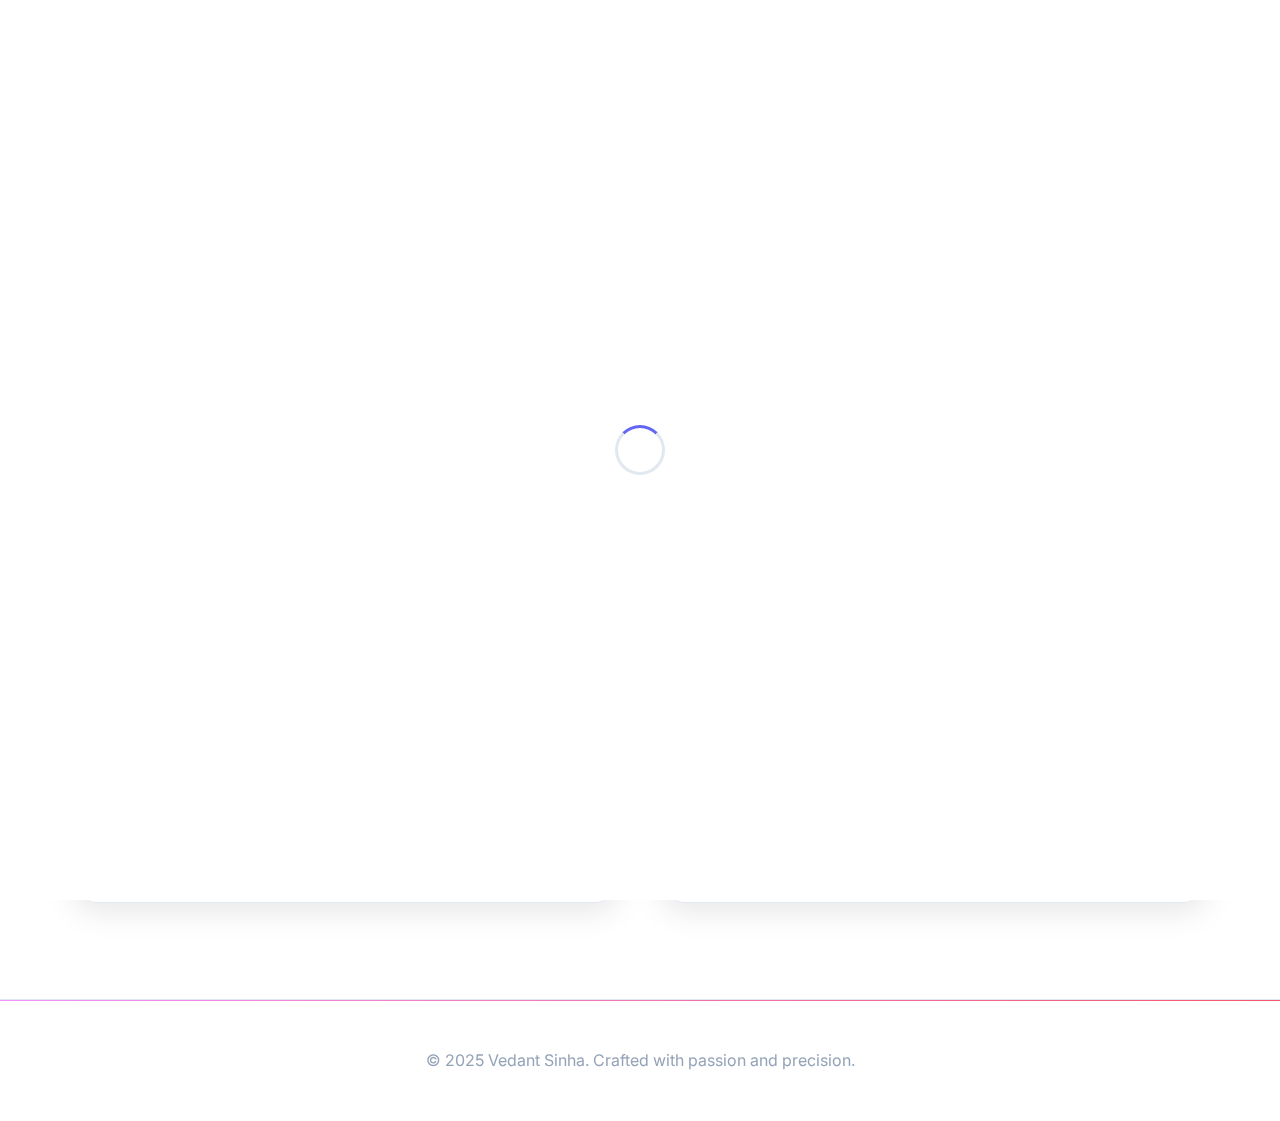
<file: portfolio.html>
<!DOCTYPE html>
<html lang="en">
<head>
  <meta charset="UTF-8" />
  <meta name="viewport" content="width=device-width, initial-scale=1.0" />
  <title>Work • Vedant Sinha • Portfolio</title>

  <!-- Google Fonts -->
  <link href="https://fonts.googleapis.com/css2?family=Inter:wght@300;400;500;600;700&family=JetBrains+Mono:wght@400;500;600&family=Space+Grotesk:wght@300;400;500;600;700&display=swap" rel="stylesheet" />

  <style>
    * {
      margin: 0;
      padding: 0;
      box-sizing: border-box;
    }

    :root {
      --primary: #6366f1;
      --primary-dark: #4f46e5;
      --secondary: #f59e0b;
      --accent: #06b6d4;
      --accent-2: #8b5cf6;
      --text-primary: #0f172a;
      --text-secondary: #64748b;
      --text-light: #94a3b8;
      --bg-primary: #ffffff;
      --bg-secondary: #f8fafc;
      --bg-dark: #0f172a;
      --border: #e2e8f0;
      --shadow: 0 25px 50px -12px rgba(0, 0, 0, 0.25);
      --shadow-hover: 0 35px 60px -12px rgba(99, 102, 241, 0.4);
      --gradient: linear-gradient(135deg, #667eea 0%, #764ba2 100%);
      --gradient-accent: linear-gradient(135deg, #f093fb 0%, #f5576c 100%);
      --gradient-card: linear-gradient(145deg, rgba(255,255,255,0.1) 0%, rgba(255,255,255,0.05) 100%);
      --glassmorphism: rgba(255, 255, 255, 0.25);
      --blur: blur(20px);
    }


    body {
      font-family: 'Inter', -apple-system, BlinkMacSystemFont, sans-serif;
      line-height: 1.6;
      color: var(--text-primary);
      overflow-x: hidden;
      background: var(--bg-primary);
      transition: all 0.3s ease;
    }

    .container {
      max-width: 1200px;
      margin: 0 auto;
      padding: 0 2rem;
    }

    /* Full-width container override for header nav */
    .site-header .container {
      max-width: 100%;
      margin: 0;
      padding: 1rem 2rem;
      display: flex;
      justify-content: space-between;
      align-items: center;
    }



    /* Enhanced header with glassmorphism */
    .site-header {
      position: fixed;
      top: 0;
      left: 0;
      right: 0;
      z-index: 1000;
      background: rgba(255, 255, 255, 0.95);
      backdrop-filter: blur(20px);
      border-bottom: 1px solid var(--border);
      transition: all 0.3s ease;
      border-radius: 0;
      margin: 0;
    }

    .site-header.scrolled {
      background: rgba(255, 255, 255, 0.98);
      box-shadow: var(--shadow);
      transform: none;
      margin: 0;
      border-radius: 0;
    }

    .site-header .container {
      display: flex;
      justify-content: space-between;
      align-items: center;
      padding: 1rem 2rem;
    }

    .logo {
      font-size: 1.5rem;
      font-weight: 700;
      color: var(--primary);
      text-decoration: none;
      font-family: 'JetBrains Mono', monospace;
      position: relative;
      overflow: hidden;
      padding: 0;
      border-radius: 0;
      background: none;
      backdrop-filter: none;
      transition: all 0.3s ease;
    }

    .logo::after {
      content: '';
      position: absolute;
      bottom: 0;
      left: -100%;
      width: 100%;
      height: 2px;
      background: var(--gradient-accent);
      transition: left 0.3s ease;
    }

    .logo:hover::after {
      left: 0;
    }

    .logo:hover {
      color: var(--primary);
      transform: none;
      box-shadow: none;
    }

    /* Enhanced navigation */
    .site-nav ul {
      display: flex;
      list-style: none;
      gap: 2rem;
      background: var(--gradient-card);
      padding: 0.8rem 1.5rem;
      border-radius: 20px;
      backdrop-filter: var(--blur);
    }

    .site-nav a {
      text-decoration: none;
      color: var(--text-secondary);
      font-weight: 500;
      position: relative;
      transition: all 0.3s ease;
      padding: 0.7rem 1.2rem;
      border-radius: 12px;
      font-size: 0.95rem;
    }

    .site-nav a:hover,
    .site-nav a.active {
      color: var(--primary);
      background: rgba(99, 102, 241, 0.1);
      transform: translateY(-2px);
    }

    .site-nav a::after {
      content: '';
      position: absolute;
      bottom: 5px;
      left: 50%;
      width: 0;
      height: 2px;
      background: var(--gradient-accent);
      transition: all 0.3s ease;
      transform: translateX(-50%);
      border-radius: 2px;
    }

    .site-nav a:hover::after,
    .site-nav a.active::after {
      width: 80%;
    }


    .btn-nav:hover {
      background: var(--gradient-accent);
    }

    .nav-toggle {
      display: none;
      flex-direction: column;
      gap: 4px;
      background: var(--gradient-card);
      border: none;
      cursor: pointer;
      padding: 0.8rem;
      border-radius: 12px;
      backdrop-filter: var(--blur);
      transition: all 0.3s ease;
    }

    .nav-toggle span {
      width: 24px;
      height: 3px;
      background: var(--text-primary);
      transition: all 0.3s ease;
      border-radius: 2px;
    }

    .nav-toggle.open span:nth-child(1) {
      transform: rotate(45deg) translate(5px, 5px);
    }

    .nav-toggle.open span:nth-child(2) {
      opacity: 0;
    }

    .nav-toggle.open span:nth-child(3) {
      transform: rotate(-45deg) translate(7px, -6px);
    }

    main {
      padding-top: 140px;
      min-height: 100vh;
    }
    .section-title {
      font-size: clamp(3rem, 6vw, 5rem);
      font-weight: 800;
      text-align: center;
      margin-bottom: 4rem;
      font-family: 'Space Grotesk', sans-serif;
      background: linear-gradient(135deg, #667eea 0%, #764ba2 50%, #f093fb 100%);
      background-size: 200% 200%;
      -webkit-background-clip: text;
      -webkit-text-fill-color: transparent;
      background-clip: text;
      animation: gradientText 4s ease infinite;
      position: relative;
      letter-spacing: -0.02em;
    }

    .section-title::after {
      content: '';
      position: absolute;
      bottom: -10px;
      left: 50%;
      transform: translateX(-50%);
      width: 100px;
      height: 4px;
      background: var(--gradient-accent);
      border-radius: 2px;
      animation: titleUnderline 2s ease-out;
    }

    @keyframes gradientText {
      0%, 100% { background-position: 0% 50%; }
      50% { background-position: 100% 50%; }
    }

    @keyframes titleUnderline {
      0% { width: 0; opacity: 0; }
      100% { width: 100px; opacity: 1; }
    }

    .grid {
      display: grid;
      grid-template-columns: repeat(auto-fit, minmax(350px, 1fr));
      gap: 2.5rem;
      margin-bottom: 4rem;
    }

    .card {
      background: var(--glassmorphism);
      backdrop-filter: var(--blur);
      border-radius: 25px;
      border: 1px solid var(--border);
      box-shadow: 0 8px 32px rgba(0, 0, 0, 0.1);
      transition: all 0.4s cubic-bezier(0.175, 0.885, 0.32, 1.275);
      overflow: hidden;
      position: relative;
      transform-style: preserve-3d;
    }

    .card::before {
      content: '';
      position: absolute;
      top: 0;
      left: 0;
      right: 0;
      bottom: 0;
      background: var(--gradient-card);
      opacity: 0;
      transition: opacity 0.3s ease;
      z-index: -1;
    }

    .card:hover {
      transform: translateY(-15px) rotateX(5deg) rotateY(5deg);
      box-shadow: var(--shadow-hover);
      border-color: var(--primary);
    }

    .card:hover::before {
      opacity: 1;
    }

    .card h3 {
      font-size: 1.4rem;
      font-weight: 700;
      color: var(--primary);
      margin-bottom: 0.8rem;
      font-family: 'Space Grotesk', sans-serif;
      position: relative;
    }

    .card p {
      color: var(--text-secondary);
      line-height: 1.7;
      margin-bottom: 1.5rem;
      font-size: 0.95rem;
    }

    /* Enhanced portfolio card styles */
    .portfolio-card {
      display: flex;
      flex-direction: column;
      height: 100%;
      overflow: hidden;
    }

    .portfolio-card .project-image {
      width: 100%;
      height: 280px;
      object-fit: cover;
      transition: all 0.5s ease;
      filter: brightness(0.9) contrast(1.1);
    }

    .portfolio-card:hover .project-image {
      transform: scale(1.1);
      filter: brightness(1) contrast(1.2);
    }

    .portfolio-card .card-content {
      padding: 2rem;
      flex-grow: 1;
      display: flex;
      flex-direction: column;
      position: relative;
    }

    .portfolio-card .card-content::before {
      content: '';
      position: absolute;
      top: 0;
      left: 2rem;
      right: 2rem;
      height: 1px;
      background: linear-gradient(90deg, transparent, var(--border), transparent);
    }

    /* Enhanced project links with animated buttons */
    .project-link {
      margin-top: auto;
      align-self: flex-start;
      background: var(--gradient);
      color: white;
      text-decoration: none;
      padding: 0.8rem 1.5rem;
      border-radius: 15px;
      font-weight: 600;
      transition: all 0.3s ease;
      position: relative;
      overflow: hidden;
      display: inline-flex;
      align-items: center;
      gap: 0.5rem;
      border: none;
      cursor: pointer;
      font-size: 0.9rem;
    }

    .project-link::before {
      content: '';
      position: absolute;
      top: 0;
      left: -100%;
      width: 100%;
      height: 100%;
      background: var(--gradient-accent);
      transition: left 0.5s ease;
      z-index: -1;
    }

    .project-link:hover::before {
      left: 0;
    }

    .project-link:hover {
      transform: translateY(-3px);
      box-shadow: 0 10px 25px rgba(99, 102, 241, 0.4);
    }

    .project-link .arrow {
      transition: transform 0.3s ease;
      font-size: 1.1rem;
    }

    .project-link:hover .arrow {
      transform: translateX(5px);
    }

    .btn-secondary {
      background: linear-gradient(135deg, var(--text-secondary), var(--text-light));
    }

    .btn-secondary:hover {
      background: var(--gradient-accent);
    }

    /* Enhanced scroll reveal animations */
    .scroll-reveal {
      opacity: 0;
      transform: translateY(50px);
      transition: all 0.8s cubic-bezier(0.175, 0.885, 0.32, 1.275);
    }

    .scroll-reveal.revealed {
      opacity: 1;
      transform: translateY(0);
    }

    .scroll-reveal:nth-child(even) {
      transform: translateY(50px) translateX(-30px);
    }

    .scroll-reveal:nth-child(even).revealed {
      transform: translateY(0) translateX(0);
    }

    /* Enhanced footer */
    .site-footer {
      background: var(--glassmorphism);
      backdrop-filter: var(--blur);
      padding: 3rem 0;
      text-align: center;
      color: var(--text-light);
      border-top: 1px solid var(--border);
      margin-top: 6rem;
      position: relative;
    }

    .site-footer::before {
      content: '';
      position: absolute;
      top: 0;
      left: 0;
      right: 0;
      height: 1px;
      background: var(--gradient-accent);
    }

    /* Enhanced responsive design */
    @media (max-width: 768px) {
      .site-header {
        margin: 0;
        border-radius: 0;
      }

      .site-header.scrolled {
        margin: 0;
        border-radius: 0;
        transform: none;
      }

      .site-nav {
        position: fixed;
        top: 0;
        left: 0;
        right: 0;
        bottom: 0;
        background: var(--glassmorphism);
        backdrop-filter: var(--blur);
        transform: translateY(-100%);
        transition: transform 0.4s cubic-bezier(0.175, 0.885, 0.32, 1.275);
        z-index: 999;
        display: flex;
        align-items: center;
        justify-content: center;
      }

      .site-nav.active {
        transform: translateY(0%);
      }

      .site-nav ul {
        flex-direction: column;
        align-items: center;
        gap: 2rem;
        padding: 2rem;
        background: transparent;
      }

      .site-nav a {
        font-size: 1.3rem;
        padding: 1rem 2rem;
        background: var(--gradient-card);
        border-radius: 15px;
        backdrop-filter: var(--blur);
        width: 200px;
        text-align: center;
      }

      .nav-toggle {
        display: flex;
        z-index: 1000;
      }

      .nav-toggle.active span:nth-child(1) {
        transform: rotate(45deg) translate(5px, 5px);
      }

      .nav-toggle.active span:nth-child(2) {
        opacity: 0;
      }

      .nav-toggle.active span:nth-child(3) {
        transform: rotate(-45deg) translate(7px, -6px);
      }

      main { padding-top: 100px; }
      .container { padding: 0 1rem; }
      .section-title { font-size: 2.5rem; margin-bottom: 3rem; }
      .grid { grid-template-columns: 1fr; gap: 2rem; }
      .card { transform: none !important; }
      .card:hover { transform: translateY(-10px) !important; }
      .portfolio-card .project-image { height: 220px; }
      .portfolio-card .card-content { padding: 1.5rem; }
    }

    @media (max-width: 480px) {
      .site-header .container { padding: 0.8rem 1rem; }
      .logo { font-size: 1.5rem; padding: 0.4rem 0.8rem; }
      .grid { grid-template-columns: 1fr; gap: 1.5rem; }
      .portfolio-card .project-image { height: 200px; }
    }

    /* Loading animation */
    .loading {
      position: fixed;
      top: 0;
      left: 0;
      width: 100%;
      height: 100%;
      background: var(--bg-primary);
      z-index: 10000;
      display: flex;
      align-items: center;
      justify-content: center;
      transition: opacity 0.5s ease;
    }

    .loading.fade-out {
      opacity: 0;
      pointer-events: none;
    }

    .loader {
      width: 50px;
      height: 50px;
      border: 3px solid var(--border);
      border-top: 3px solid var(--primary);
      border-radius: 50%;
      animation: spin 1s linear infinite;
    }

    @keyframes spin {
      0% { transform: rotate(0deg); }
      100% { transform: rotate(360deg); }
    }
  </style>
</head>
<body>
  <!-- Loading Screen -->
  <div class="loading" id="loading">
    <div class="loader"></div>
  </div>


  <!-- Enhanced site header -->
  <header class="site-header">
    <div class="container">
      <a href="index.html" class="logo">VS.</a>
      <button class="nav-toggle" aria-label="Toggle navigation">
        <span></span>
        <span></span>
        <span></span>
      </button>
      <nav class="site-nav">
        <ul>
          <li><a href="index.html#hero">Home</a></li>
          <li><a href="about.html#about">About</a></li>
          <li><a href="portfolio.html#portfolio">Work</a></li>
          <li><a href="contact.html#contact" class="btn-nav">Contact</a></li>
        </ul>
      </nav>
    </div>
  </header>

  <main>
    <!-- Enhanced portfolio section -->
    <section id="portfolio" class="portfolio">
      <div class="container">
        <h2 class="section-title scroll-reveal">Selected Work</h2>
        <div class="grid">
          <!-- Owligator -->
          <div class="card portfolio-card scroll-reveal">
            <img src="images/owligator.jpg"
                 alt="Owligator screenshot"
                 class="project-image" />
            <div class="card-content">
              <h3>Owligator (2025)</h3>
              <p>
                Real-time wine-label recognition using advanced image preprocessing & GPT-4 Vision API.
                Showcases expertise in OpenCV, Flask APIs, and seamless AI integration for consumer applications.
              </p>
              <a href="projects/owligator.html" class="project-link">
                View Project <span class="arrow">→</span>
              </a>
            </div>
          </div>

          <!-- Anchor -->
          <div class="card portfolio-card scroll-reveal">
            <img src="images/anchor.jpg"
                 alt="Anchor app screenshot"
                 class="project-image" />
            <div class="card-content">
              <h3>Anchor (2024–Present)</h3>
              <p>
                Cross-platform focus-tracker built with Tauri & React framework.
                Privacy-first desktop application that intelligently monitors productivity and provides gentle nudges.
              </p>
              <a href="projects/anchor.html" class="project-link">
                View Project <span class="arrow">→</span>
              </a>
            </div>
          </div>
        </div>
      </div>
    </section>
  </main>

  <!-- Enhanced footer -->
  <footer class="site-footer">
    <div class="container">
      <p>© 2025 Vedant Sinha. Crafted with passion and precision.</p>
    </div>
  </footer>

  <script>
    // Loading screen
    window.addEventListener('load', () => {
      setTimeout(() => {
        document.getElementById('loading').classList.add('fade-out');
        setTimeout(() => {
          document.getElementById('loading').style.display = 'none';
        }, 500);
      }, 1000);
    });

    

    // Enhanced header scroll effect
    window.addEventListener('scroll', () => {
      const header = document.querySelector('.site-header');
      const scrolled = window.scrollY > 100;
      header.classList.toggle('scrolled', scrolled);
    });

    // Enhanced scroll reveal with stagger effect
    function initScrollReveal() {
      const observerOptions = {
        threshold: 0.1,
        rootMargin: '0px 0px -100px 0px'
      };

      const observer = new IntersectionObserver((entries) => {
        entries.forEach((entry, index) => {
          if (entry.isIntersecting) {
            setTimeout(() => {
              entry.target.classList.add('revealed');
            }, index * 150); // Stagger the animations
          }
        });
      }, observerOptions);

      document.querySelectorAll('.scroll-reveal').forEach(el => {
        observer.observe(el);
      });
    }


    let ticking = false;
    function handleScroll() {
      if (!ticking) {
        requestAnimationFrame(() => {
          
          ticking = false;
        });
        ticking = true;
      }
    }


    // Keyboard navigation support
    function handleKeyboardNavigation() {
      document.addEventListener('keydown', (e) => {
        if (e.key === 'Escape' && siteNav.classList.contains('active')) {
          siteNav.classList.remove('active');
          document.body.style.overflow = 'auto';
        }
      });
    }

    // Initialize all enhancements when DOM is ready
    document.addEventListener('DOMContentLoaded', () => {
      initScrollReveal();
      handleImageLoading();
      addHoverSounds();
      handleKeyboardNavigation();
      
      // Add scroll event listener with throttling
      window.addEventListener('scroll', handleScroll, { passive: true });
      
      // Handle window resize for responsive particles
      window.addEventListener('resize', () => {
        document.querySelector('.particles').innerHTML = '';
        initScrollReveal();
      });
    });

    // Add loading progress for better UX
    let loadProgress = 0;
    function updateLoadProgress() {
      loadProgress += Math.random() * 30;
      if (loadProgress < 100) {
        setTimeout(updateLoadProgress, Math.random() * 200);
      }
    }
    updateLoadProgress();

  </script>
</body>
</html>
</file>
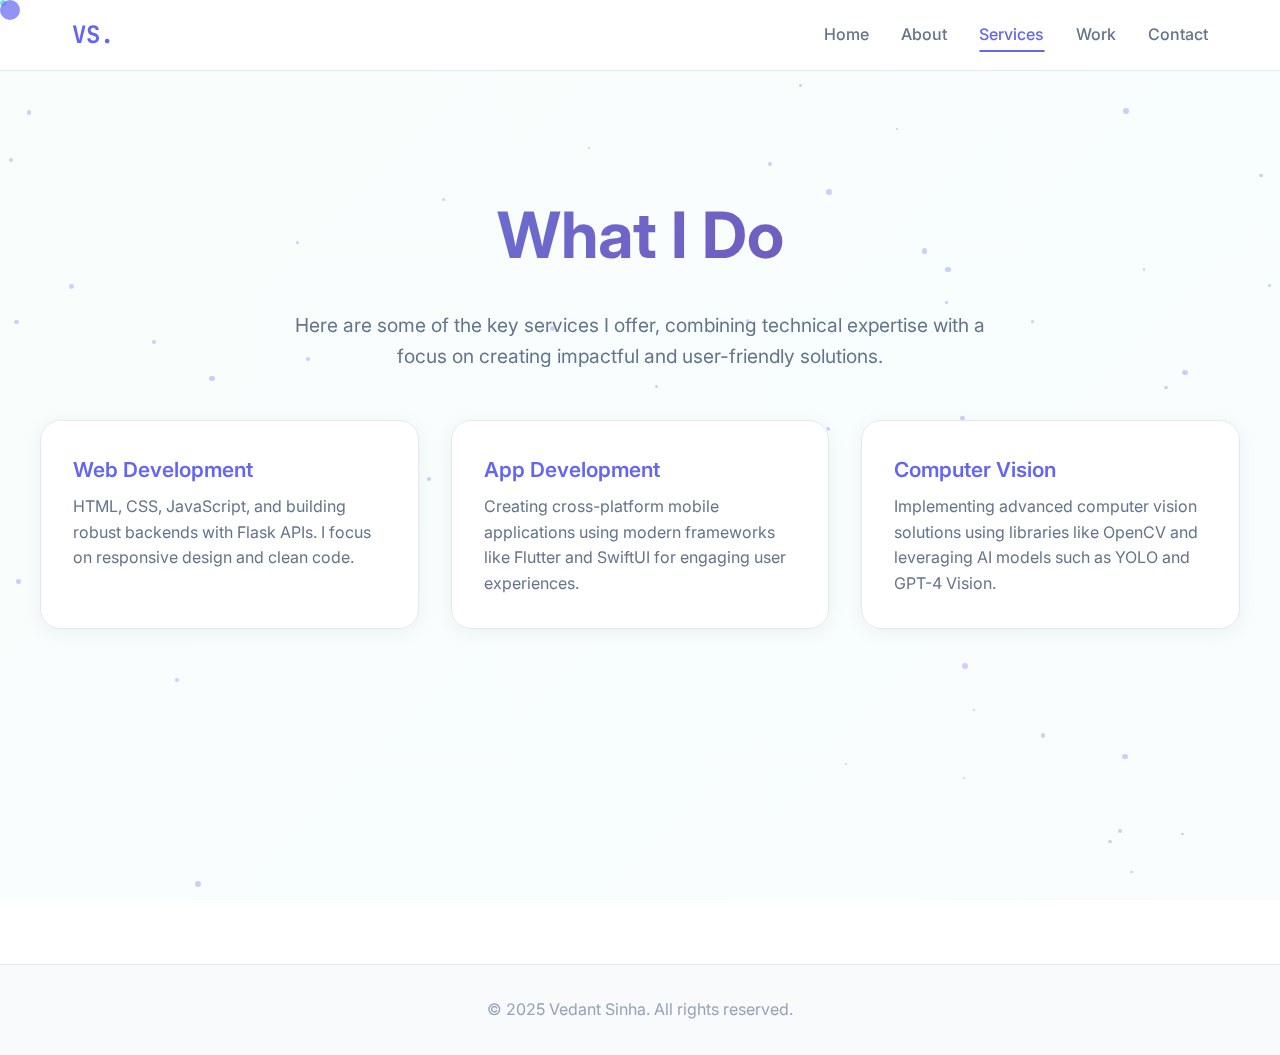
<file: services.html>
<!DOCTYPE html>
<html lang="en">
<head>
  <meta charset="UTF-8" />
  <meta name="viewport" content="width=device-width, initial-scale=1.0" />
  <title>Services • Vedant Sinha • Portfolio</title>

  <!-- Google Fonts -->
  <link href="https://fonts.googleapis.com/css2?family=Inter:wght@300;400;500;600;700&family=JetBrains+Mono:wght@400;500&display=swap" rel="stylesheet" />

  <style>
    * {
      margin: 0;
      padding: 0;
      box-sizing: border-box;
    }

    :root {
      --primary: #6366f1;
      --primary-dark: #4f46e5;
      --secondary: #f59e0b;
      --text-primary: #0f172a;
      --text-secondary: #64748b;
      --text-light: #94a3b8;
      --bg-primary: #ffffff;
      --bg-secondary: #f8fafc;
      --bg-dark: #0f172a;
      --accent: #06b6d4;
      --border: #e2e8f0;
      --shadow: 0 25px 50px -12px rgba(0, 0, 0, 0.25);
      --gradient: linear-gradient(135deg, #667eea 0%, #764ba2 100%);
      --gradient-accent: linear-gradient(135deg, #f093fb 0%, #f5576c 100%);
    }

    body {
      font-family: 'Inter', -apple-system, BlinkMacSystemFont, sans-serif;
      line-height: 1.6;
      color: var(--text-primary);
      overflow-x: hidden;
      background: var(--bg-primary);
    }

    .container {
      max-width: 1200px;
      margin: 0 auto;
      padding: 0 2rem;
    }

    /* Custom cursor */
    .cursor {
      position: fixed;
      width: 20px;
      height: 20px;
      background: var(--primary);
      border-radius: 50%;
      pointer-events: none;
      z-index: 9999;
      transition: all 0.1s ease;
      opacity: 0.7;
    }

    .cursor-trail {
      position: fixed;
      width: 6px;
      height: 6px;
      background: var(--accent);
      border-radius: 50%;
      pointer-events: none;
      z-index: 9998;
      opacity: 0.5;
      transition: all 0.2s ease;
    }

    /* Animated Background */
    .bg-animation {
      position: fixed;
      top: 0;
      left: 0;
      width: 100%;
      height: 100%;
      z-index: -1;
      background: linear-gradient(-45deg, #ee7752, #e73c7e, #23a6d5, #23d5ab);
      background-size: 400% 400%;
      animation: gradientShift 15s ease infinite;
      opacity: 0.03;
    }

    @keyframes gradientShift {
      0% { background-position: 0% 50%; }
      50% { background-position: 100% 50%; }
      100% { background-position: 0% 50%; }
    }

    /* Floating particles */
    .particles {
      position: fixed;
      top: 0;
      left: 0;
      width: 100%;
      height: 100%;
      z-index: -1;
      pointer-events: none;
    }

    .particle {
      position: absolute;
      width: 4px;
      height: 4px;
      background: var(--primary);
      border-radius: 50%;
      opacity: 0.3;
      animation: float 6s ease-in-out infinite;
    }

    @keyframes float {
      0%, 100% { transform: translateY(0px) rotate(0deg); }
      50% { transform: translateY(-20px) rotate(180deg); }
    }

    /* Header Styles */
    .site-header {
      position: fixed;
      top: 0;
      left: 0;
      right: 0;
      z-index: 1000;
      background: rgba(255, 255, 255, 0.95);
      backdrop-filter: blur(20px);
      border-bottom: 1px solid var(--border);
      transition: all 0.3s ease;
    }

    .site-header.scrolled {
      background: rgba(255, 255, 255, 0.98);
      box-shadow: var(--shadow);
    }

    .site-header .container {
      display: flex;
      justify-content: space-between;
      align-items: center;
      padding: 1rem 2rem;
    }

    .logo {
      font-size: 1.5rem;
      font-weight: 700;
      color: var(--primary);
      text-decoration: none;
      font-family: 'JetBrains Mono', monospace;
      position: relative;
      overflow: hidden;
    }

    .logo::after {
      content: '';
      position: absolute;
      bottom: 0;
      left: -100%;
      width: 100%;
      height: 2px;
      background: var(--gradient-accent);
      transition: left 0.3s ease;
    }

    .logo:hover::after {
      left: 0;
    }

    .site-nav ul {
      display: flex;
      list-style: none;
      gap: 2rem;
    }

    .site-nav a {
      text-decoration: none;
      color: var(--text-secondary);
      font-weight: 500;
      position: relative;
      transition: color 0.3s ease;
      padding: 0.5rem 0;
    }

    .site-nav a:hover,
    .site-nav a.active {
      color: var(--primary);
    }

    .site-nav a::after {
      content: '';
      position: absolute;
      bottom: 0;
      left: 50%;
      width: 0;
      height: 2px;
      background: var(--primary);
      transition: all 0.3s ease;
      transform: translateX(-50%);
    }

    .site-nav a:hover::after,
    .site-nav a.active::after {
      width: 100%;
    }

    .nav-toggle {
      display: none; /* Hidden by default on desktop */
      flex-direction: column;
      gap: 4px;
      background: none;
      border: none;
      cursor: pointer;
      padding: 0.5rem;
    }

    .nav-toggle span {
      width: 24px;
      height: 2px;
      background: var(--text-primary);
      transition: all 0.3s ease;
    }

    /* Main Content Padding */
    main {
      padding-top: 120px; /* Space for the fixed header */
      min-height: 100vh;
    }

    /* Section Title Style */
    .section-title {
      font-size: clamp(2.5rem, 5vw, 4rem);
      font-weight: 700;
      text-align: center;
      margin-bottom: 3rem;
      background: var(--gradient);
      -webkit-background-clip: text;
      -webkit-text-fill-color: transparent;
      background-clip: text;
    }

    /* Services Section Specific Styles */
    .services .container {
      padding: 4rem 0; /* Add top and bottom padding */
    }

    .services h2 {
       font-size: clamp(2.5rem, 5vw, 4rem);
      font-weight: 700;
      text-align: center;
      margin-bottom: 1.5rem; /* Adjust margin */
      background: var(--gradient);
      -webkit-background-clip: text;
      -webkit-text-fill-color: transparent;
      background-clip: text;
    }

     .services .section-intro {
      font-size: 1.2rem;
      color: var(--text-secondary);
      text-align: center;
      max-width: 700px;
      margin: 0 auto 3rem auto; /* Center and add bottom margin */
    }

    .services .grid {
      display: grid;
      grid-template-columns: repeat(auto-fit, minmax(300px, 1fr));
      gap: 2rem;
    }

    /* Card Styles (General) */
    .card {
        background: rgba(255, 255, 255, 0.9);
        backdrop-filter: blur(10px);
        border-radius: 20px;
        border: 1px solid var(--border);
        box-shadow: 0 4px 20px rgba(0, 0, 0, 0.05);
        transition: transform 0.3s ease, box-shadow 0.3s ease;
        overflow: hidden; /* Ensure image corners are rounded */
        padding: 2rem; /* Add padding to card content */
    }

    .card:hover {
        transform: translateY(-10px);
        box-shadow: 0 8px 30px rgba(0, 0, 0, 0.1);
    }

    .card h3 {
        font-size: 1.3rem;
        font-weight: 600;
        color: var(--primary);
        margin-bottom: 0.5rem;
    }

    .card p {
        color: var(--text-secondary);
        line-height: 1.6;
        margin-bottom: 0; /* Remove bottom margin if not needed */
    }

    /* Footer */
    .site-footer {
      background: var(--bg-secondary);
      padding: 2rem 0;
      text-align: center;
      color: var(--text-light);
      border-top: 1px solid var(--border);
      margin-top: 4rem; /* Space above footer */
    }

    /* Responsive Design */
    @media (max-width: 768px) {
      .site-nav {
        position: fixed;
        top: 0;
        left: 0;
        right: 0;
        bottom: 0;
        background: rgba(255, 255, 255, 0.98);
        backdrop-filter: blur(20px);
        transform: translateY(-100%);
        transition: transform 0.3s ease;
        z-index: 999;
        display: flex;
        align-items: center;
        justify-content: center;
      }

      .site-nav.active {
        transform: translateY(0%);
      }

      .site-nav ul {
        flex-direction: column;
        align-items: center;
        gap: 1.5rem;
        padding: 0;
      }

      .site-nav a {
        font-size: 1.5rem;
        padding: 1rem 0;
      }

      .nav-toggle {
        display: flex;
        z-index: 1000;
      }

      .nav-toggle.active span:nth-child(1) {
        transform: rotate(45deg) translate(5px, 5px);
      }

      .nav-toggle.active span:nth-child(2) {
        opacity: 0;
      }

      .nav-toggle.active span:nth-child(3) {
        transform: rotate(-45deg) translate(7px, -6px);
      }

      main { padding-top: 80px; }
      .container { padding: 0 1rem; }
      .section-title { font-size: 2rem; margin-bottom: 2rem; }
      .services h2 { font-size: 2rem; }
      .services .section-intro { font-size: 1rem; }
      .card { padding: 1.5rem; }
    }

    @media (max-width: 480px) {
      .site-header .container { padding: 0.8rem 1rem; }
      .logo { font-size: 1.3rem; }
       .services .grid {
          grid-template-columns: 1fr;
       }
    }
  </style>
</head>
<body>
  <!-- Custom Cursor -->
  <div class="cursor"></div>
  <div class="cursor-trail"></div>

  <!-- Animated Background -->
  <div class="bg-animation"></div>
  
  <!-- Floating Particles -->
  <div class="particles"></div>

  <!-- Site Header & Nav -->
  <header class="site-header">
    <div class="container">
      <a href="index.html" class="logo">VS.</a>
      <nav class="site-nav" id="site-nav">
        <ul>
          <li><a href="index.html">Home</a></li>
          <li><a href="about.html">About</a></li>
          <li><a href="services.html" class="active">Services</a></li>
          <li><a href="portfolio.html">Work</a></li>
          <li><a href="contact.html">Contact</a></li>
        </ul>
      </nav>
      <button class="nav-toggle" id="nav-toggle" aria-label="Toggle navigation">
        <span></span>
        <span></span>
        <span></span>
      </button>
    </div>
  </header>

  <main>
    <!-- Services Section -->
    <section id="services" class="services">
      <div class="container">
        <h2 class="section-title">What I Do</h2>
        <p class="section-intro">
          Here are some of the key services I offer, combining technical expertise with a focus on creating impactful and user-friendly solutions.
        </p>
        <div class="grid">
          <div class="card scroll-reveal">
            <h3>Web Development</h3>
            <p>HTML, CSS, JavaScript, and building robust backends with Flask APIs. I focus on responsive design and clean code.</p>
          </div>
          <div class="card scroll-reveal">
            <h3>App Development</h3>
            <p>Creating cross-platform mobile applications using modern frameworks like Flutter and SwiftUI for engaging user experiences.</p>
          </div>
          <div class="card scroll-reveal">
            <h3>Computer Vision</h3>
            <p>Implementing advanced computer vision solutions using libraries like OpenCV and leveraging AI models such as YOLO and GPT-4 Vision.</p>
          </div>
        </div>
      </div>
    </section>
  </main>

  <!-- Footer -->
  <footer class="site-footer">
    <div class="container">
      <p>© 2025 Vedant Sinha. All rights reserved.</p>
    </div>
  </footer>

  <script>
    // Custom cursor
    const cursor = document.querySelector('.cursor');
    const cursorTrail = document.querySelector('.cursor-trail');

    document.addEventListener('mousemove', e => {
      cursor.style.left = e.clientX - 10 + 'px';
      cursor.style.top = e.clientY - 10 + 'px';
      setTimeout(() => {
        cursorTrail.style.left = e.clientX - 3 + 'px';
        cursorTrail.style.top = e.clientY - 3 + 'px';
      }, 100);
    });

    // Header scroll effect
    window.addEventListener('scroll', () => {
      const header = document.querySelector('.site-header');
      if (window.scrollY > 100) {
        header.classList.add('scrolled');
      } else {
        header.classList.remove('scrolled');
      }
    });

    // Mobile navigation toggle
    const navToggle = document.getElementById('nav-toggle');
    const siteNav = document.getElementById('site-nav');

    navToggle.addEventListener('click', () => {
      navToggle.classList.toggle('active');
      siteNav.classList.toggle('active');
    });
    document.querySelectorAll('.site-nav a').forEach(link => {
      link.addEventListener('click', () => {
        navToggle.classList.remove('active');
        siteNav.classList.remove('active');
      });
    });

    // Create floating particles
    function createParticles() {
      const particlesContainer = document.querySelector('.particles');
      const particleCount = 30;

      for (let i = 0; i < particleCount; i++) {
        const particle = document.createElement('div');
        particle.className = 'particle';

        particle.style.left = Math.random() * 100 + '%';
        particle.style.top = Math.random() * 100 + '%';

        // Random animation delay and duration
        particle.style.animationDelay = Math.random() * 6 + 's';
        particle.style.animationDuration = (Math.random() * 3 + 4) + 's';

        // Random size
        const size = Math.random() * 4 + 2;
        particle.style.width = size + 'px';
        particle.style.height = size + 'px';

        particlesContainer.appendChild(particle);
      }
    }

    document.addEventListener('DOMContentLoaded', createParticles);


    // Intersection Observer for scroll-triggered animations
    const observerOptions = {
      threshold: 0.1,
      rootMargin: '0px 0px -50px 0px'
    };

    const observer = new IntersectionObserver((entries) => {
      entries.forEach(entry => {
        if (entry.isIntersecting) {
          entry.target.style.animationPlayState = 'running';
        }
      });
    }, observerOptions);

    // Observe animated elements
    document.addEventListener('DOMContentLoaded', () => {
      const animatedElements = document.querySelectorAll('.section-title, .services .card');
      animatedElements.forEach(el => observer.observe(el));
      createParticles(); // Also initialize particles on DOMContentLoaded
    });

  </script>
</body>
</html>
</file>
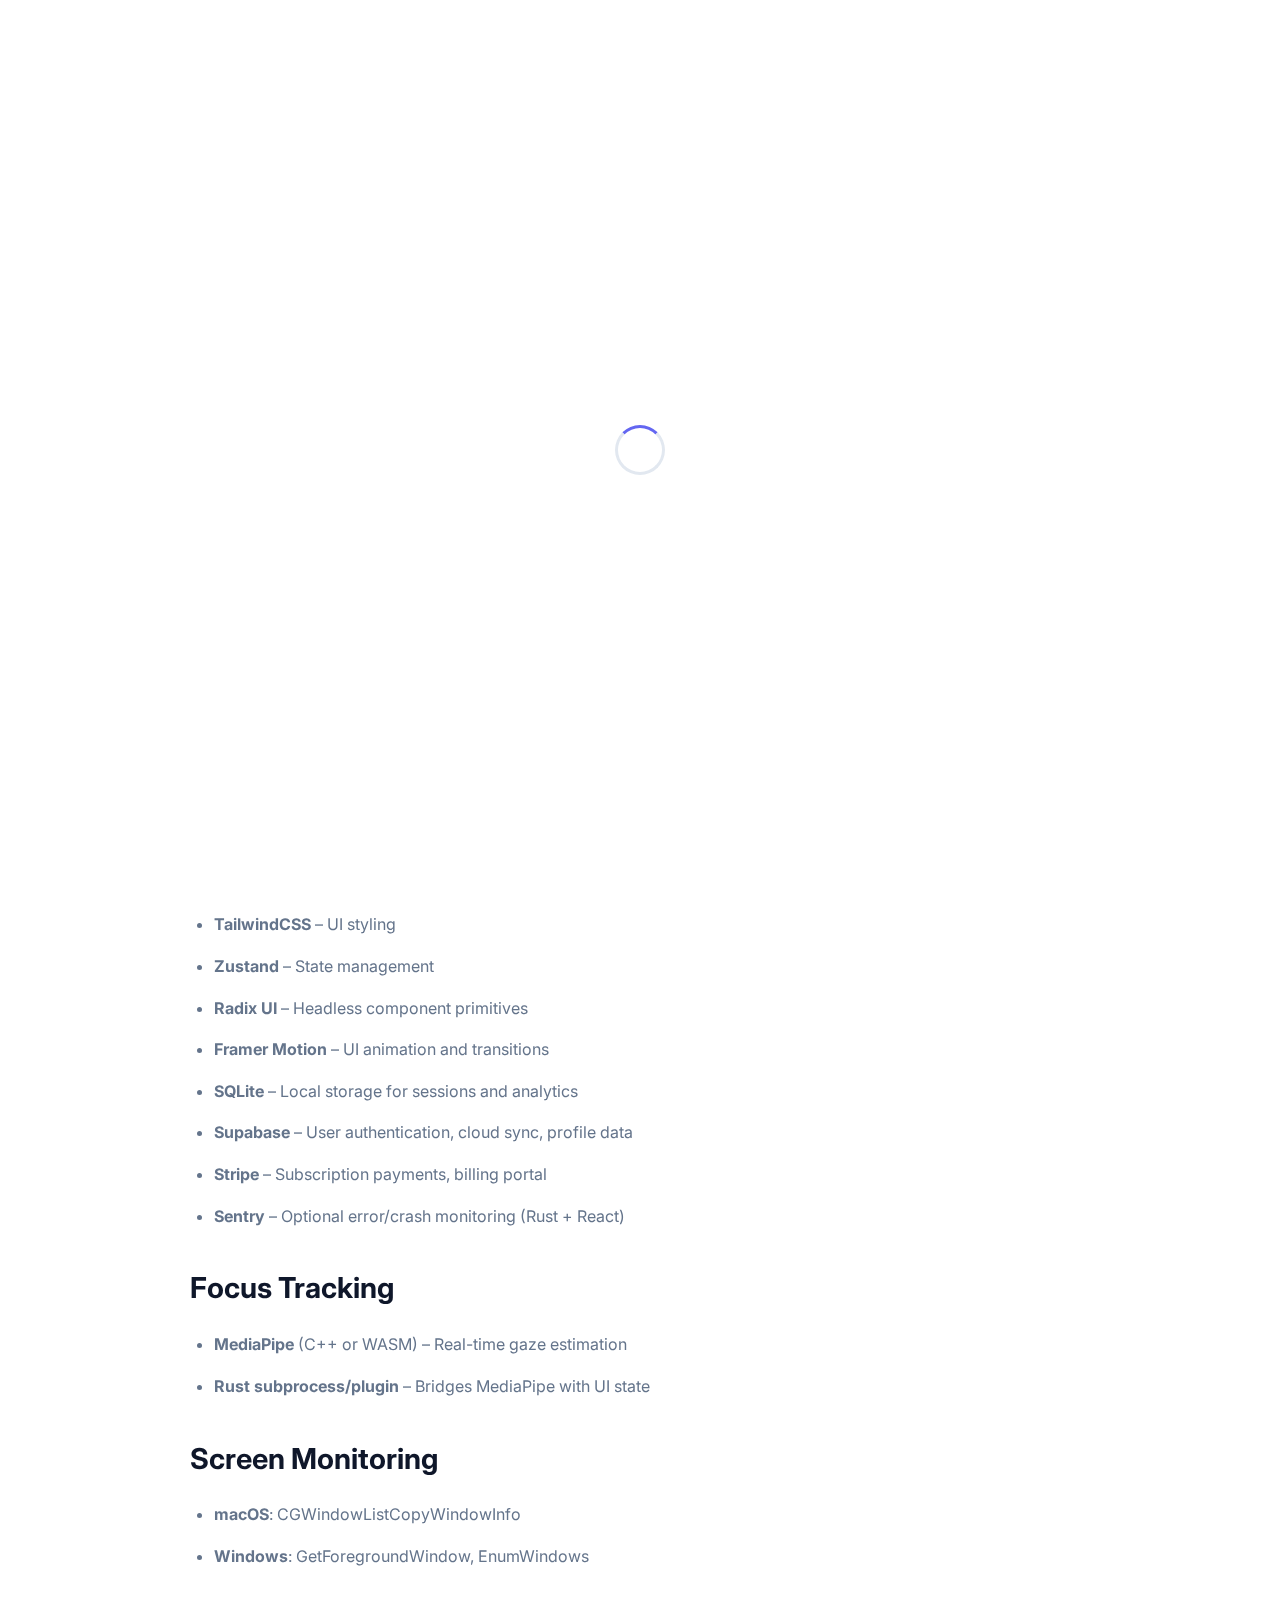
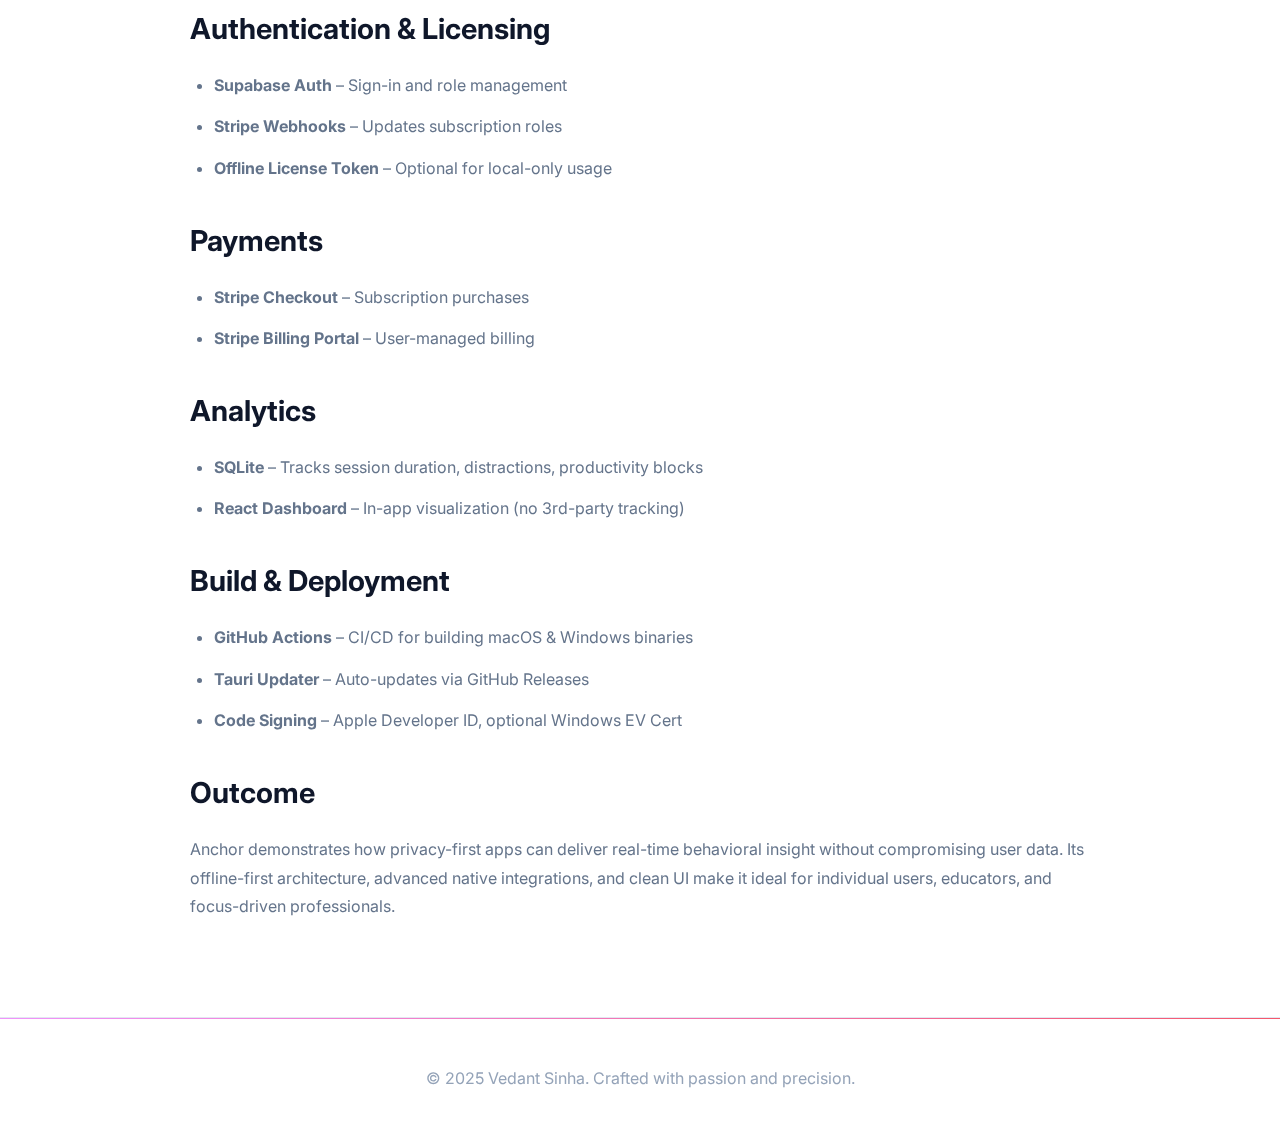
<file: projects/anchor.html>
<!DOCTYPE html>
<html lang="en">
<head>
  <meta charset="UTF-8" />
  <meta name="viewport" content="width=device-width, initial-scale=1.0" />
  <title>Owligator • Vedant Sinha • Portfolio</title>

  <!-- Google Fonts -->
  <link href="https://fonts.googleapis.com/css2?family=Inter:wght@300;400;500;600;700&family=JetBrains+Mono:wght@400;500;600&family=Space+Grotesk:wght@300;400;500;600;700&display=swap" rel="stylesheet" />

  <!-- Favicon -->
  <link rel="icon" type="image/png" href="/images/favicon.png">

  <style>
    * {
      margin: 0;
      padding: 0;
      box-sizing: border-box;
    }

    :root {
      --primary: #6366f1;
      --primary-dark: #4f46e5;
      --secondary: #f59e0b;
      --accent: #06b6d4;
      --accent-2: #8b5cf6;
      --text-primary: #0f172a;
      --text-secondary: #64748b;
      --text-light: #94a3b8;
      --bg-primary: #ffffff;
      --bg-secondary: #f8fafc;
      --bg-dark: #0f172a;
      --border: #e2e8f0;
      --shadow: 0 25px 50px -12px rgba(0, 0, 0, 0.25);
      --shadow-hover: 0 35px 60px -12px rgba(99, 102, 241, 0.4);
      --gradient: linear-gradient(135deg, #667eea 0%, #764ba2 100%);
      --gradient-accent: linear-gradient(135deg, #f093fb 0%, #f5576c 100%);
      --gradient-card: linear-gradient(145deg, rgba(255,255,255,0.1) 0%, rgba(255,255,255,0.05) 100%);
      --glassmorphism: rgba(255, 255, 255, 0.25);
      --blur: blur(20px);
    }


    body {
      font-family: 'Inter', -apple-system, BlinkMacSystemFont, sans-serif;
      line-height: 1.6;
      color: var(--text-primary);
      overflow-x: hidden;
      background: var(--bg-primary);
      transition: all 0.3s ease;
    }

    .container {
      max-width: 1200px;
      margin: 0 auto;
      padding: 0 2rem;
    }

    /* Full-width container override for header nav */
    .site-header .container {
      max-width: 100%;
      margin: 0;
      padding: 1rem 2rem;
      display: flex;
      justify-content: space-between;
      align-items: center;
    }



    /* Enhanced animated background with mesh gradient */
    .bg-animation {
      position: fixed;
      top: 0;
      left: 0;
      width: 100%;
      height: 100%;
      z-index: -2;
      background: 
        radial-gradient(circle at 20% 80%, rgba(120, 119, 198, 0.3), transparent 50%),
        radial-gradient(circle at 80% 20%, rgba(255, 119, 198, 0.3), transparent 50%),
        radial-gradient(circle at 40% 40%, rgba(120, 219, 255, 0.3), transparent 50%),
        linear-gradient(-45deg, #ee7752, #e73c7e, #23a6d5, #23d5ab);
      background-size: 400% 400%;
      animation: gradientShift 20s ease infinite;
      opacity: 0.1;
    }

    @keyframes gradientShift {
      0% { background-position: 0% 50%; }
      25% { background-position: 100% 50%; }
      50% { background-position: 100% 100%; }
      75% { background-position: 0% 100%; }
      100% { background-position: 0% 50%; }
    }

    /* Interactive mesh background */
    .mesh-bg {
      position: fixed;
      top: 0;
      left: 0;
      width: 100%;
      height: 100%;
      z-index: -1;
      background: 
        radial-gradient(circle at var(--mouse-x, 50%) var(--mouse-y, 50%), rgba(99, 102, 241, 0.15) 0%, transparent 50%);
      transition: background 0.3s ease;
    }

    /* Enhanced floating particles */
    .particles {
      position: fixed;
      top: 0;
      left: 0;
      width: 100%;
      height: 100%;
      z-index: -1;
      pointer-events: none;
    }

    .particle {
      position: absolute;
      border-radius: 50%;
      opacity: 0.4;
      filter: blur(1px);
    }

    .particle.primary {
      background: linear-gradient(45deg, var(--primary), var(--accent));
      animation: float 8s ease-in-out infinite, pulse 4s ease-in-out infinite;
    }

    .particle.secondary {
      background: linear-gradient(45deg, var(--accent-2), var(--secondary));
      animation: float 12s ease-in-out infinite reverse, pulse 6s ease-in-out infinite;
    }

    @keyframes float {
      0%, 100% { transform: translateY(0px) rotate(0deg); opacity: 0.4; }
      25% { transform: translateY(-30px) rotate(90deg); opacity: 0.7; }
      50% { transform: translateY(-15px) rotate(180deg); opacity: 0.3; }
      75% { transform: translateY(-40px) rotate(270deg); opacity: 0.6; }
    }

    @keyframes pulse {
      0%, 100% { transform: scale(1); }
      50% { transform: scale(1.2); }
    }

    /* Enhanced header with glassmorphism */
    .site-header {
      position: fixed;
      top: 0;
      left: 0;
      right: 0;
      z-index: 1000;
      background: var(--glassmorphism);
      backdrop-filter: var(--blur);
      border-bottom: 1px solid var(--border);
      transition: all 0.3s ease;
      border-radius: 0 0 20px 20px;
      margin: 0 1rem;
    }

    .site-header.scrolled {
      background: var(--glassmorphism);
      box-shadow: var(--shadow);
      transform: translateY(10px);
      margin: 10px 1rem 0;
      border-radius: 20px;
    }

    .site-header .container {
      display: flex;
      justify-content: space-between;
      align-items: center;
      padding: 1rem 2rem;
    }

    .logo {
      font-size: 1.8rem;
      font-weight: 700;
      color: var(--primary);
      text-decoration: none;
      font-family: 'Space Grotesk', monospace;
      position: relative;
      overflow: hidden;
      padding: 0.5rem 1rem;
      border-radius: 15px;
      background: var(--gradient-card);
      backdrop-filter: var(--blur);
      transition: all 0.3s ease;
    }

    .logo::before {
      content: '';
      position: absolute;
      top: 0;
      left: -100%;
      width: 100%;
      height: 100%;
      background: var(--gradient-accent);
      transition: left 0.5s ease;
      z-index: -1;
      border-radius: 15px;
    }

    .logo:hover::before {
      left: 0;
    }

    .logo:hover {
      color: white;
      transform: translateY(-2px);
      box-shadow: 0 10px 25px rgba(99, 102, 241, 0.3);
    }

    /* Enhanced navigation */
    .site-nav ul {
      display: flex;
      list-style: none;
      gap: 2rem;
      background: var(--gradient-card);
      padding: 0.8rem 1.5rem;
      border-radius: 20px;
      backdrop-filter: var(--blur);
    }

    .site-nav a {
      text-decoration: none;
      color: var(--text-secondary);
      font-weight: 500;
      position: relative;
      transition: all 0.3s ease;
      padding: 0.7rem 1.2rem;
      border-radius: 12px;
      font-size: 0.95rem;
    }

    .site-nav a:hover,
    .site-nav a.active {
      color: var(--primary);
      background: rgba(99, 102, 241, 0.1);
      transform: translateY(-2px);
    }

    .site-nav a::after {
      content: '';
      position: absolute;
      bottom: 5px;
      left: 50%;
      width: 0;
      height: 2px;
      background: var(--gradient-accent);
      transition: all 0.3s ease;
      transform: translateX(-50%);
      border-radius: 2px;
    }

    .site-nav a:hover::after,
    .site-nav a.active::after {
      width: 80%;
    }


    .btn-nav:hover {
      background: var(--gradient-accent);
    }

    .nav-toggle {
      display: none;
      flex-direction: column;
      gap: 4px;
      background: var(--gradient-card);
      border: none;
      cursor: pointer;
      padding: 0.8rem;
      border-radius: 12px;
      backdrop-filter: var(--blur);
      transition: all 0.3s ease;
    }

    .nav-toggle span {
      width: 24px;
      height: 3px;
      background: var(--text-primary);
      transition: all 0.3s ease;
      border-radius: 2px;
    }

    .nav-toggle.open span:nth-child(1) {
      transform: rotate(45deg) translate(5px, 5px);
    }

    .nav-toggle.open span:nth-child(2) {
      opacity: 0;
    }

    .nav-toggle.open span:nth-child(3) {
      transform: rotate(-45deg) translate(7px, -6px);
    }

    /* Main content with enhanced spacing */
    main {
      padding-top: 140px;
      min-height: 100vh;
    }

    /* Enhanced section title with animated gradient */
    .section-title {
      font-size: clamp(3rem, 6vw, 5rem);
      font-weight: 800;
      text-align: center;
      margin-bottom: 4rem;
      font-family: 'Space Grotesk', sans-serif;
      background: linear-gradient(135deg, #667eea 0%, #764ba2 50%, #f093fb 100%);
      background-size: 200% 200%;
      -webkit-background-clip: text;
      -webkit-text-fill-color: transparent;
      background-clip: text;
      animation: gradientText 4s ease infinite;
      position: relative;
      letter-spacing: -0.02em;
    }

    .section-title::after {
      content: '';
      position: absolute;
      bottom: -10px;
      left: 50%;
      transform: translateX(-50%);
      width: 100px;
      height: 4px;
      background: var(--gradient-accent);
      border-radius: 2px;
      animation: titleUnderline 2s ease-out;
    }

    @keyframes gradientText {
      0%, 100% { background-position: 0% 50%; }
      50% { background-position: 100% 50%; }
    }

    @keyframes titleUnderline {
      0% { width: 0; opacity: 0; }
      100% { width: 100px; opacity: 1; }
    }

    /* Enhanced grid layout */
    .grid {
      display: grid;
      grid-template-columns: repeat(auto-fit, minmax(350px, 1fr));
      gap: 2.5rem;
      margin-bottom: 4rem;
    }

    /* Enhanced card styles with 3D effects */
    .card {
      background: var(--glassmorphism);
      backdrop-filter: var(--blur);
      border-radius: 25px;
      border: 1px solid var(--border);
      box-shadow: 0 8px 32px rgba(0, 0, 0, 0.1);
      transition: all 0.4s cubic-bezier(0.175, 0.885, 0.32, 1.275);
      overflow: hidden;
      position: relative;
      transform-style: preserve-3d;
    }

    .card::before {
      content: '';
      position: absolute;
      top: 0;
      left: 0;
      right: 0;
      bottom: 0;
      background: var(--gradient-card);
      opacity: 0;
      transition: opacity 0.3s ease;
      z-index: -1;
    }

    .card:hover {
      transform: translateY(-15px) rotateX(5deg) rotateY(5deg);
      box-shadow: var(--shadow-hover);
      border-color: var(--primary);
    }

    .card:hover::before {
      opacity: 1;
    }

    .card h3 {
      font-size: 1.4rem;
      font-weight: 700;
      color: var(--primary);
      margin-bottom: 0.8rem;
      font-family: 'Space Grotesk', sans-serif;
      position: relative;
    }

    .card p {
      color: var(--text-secondary);
      line-height: 1.7;
      margin-bottom: 1.5rem;
      font-size: 0.95rem;
    }

    /* Enhanced portfolio card styles */
    .portfolio-card {
      display: flex;
      flex-direction: column;
      height: 100%;
      overflow: hidden;
    }

    .portfolio-card .project-image {
      width: 100%;
      height: 280px;
      object-fit: cover;
      transition: all 0.5s ease;
      filter: brightness(0.9) contrast(1.1);
    }

    .portfolio-card:hover .project-image {
      transform: scale(1.1);
      filter: brightness(1) contrast(1.2);
    }

    .portfolio-card .card-content {
      padding: 2rem;
      flex-grow: 1;
      display: flex;
      flex-direction: column;
      position: relative;
    }

    .portfolio-card .card-content::before {
      content: '';
      position: absolute;
      top: 0;
      left: 2rem;
      right: 2rem;
      height: 1px;
      background: linear-gradient(90deg, transparent, var(--border), transparent);
    }

    /* Enhanced project links with animated buttons */
    .project-link {
      margin-top: auto;
      align-self: flex-start;
      background: var(--gradient);
      color: white;
      text-decoration: none;
      padding: 0.8rem 1.5rem;
      border-radius: 15px;
      font-weight: 600;
      transition: all 0.3s ease;
      position: relative;
      overflow: hidden;
      display: inline-flex;
      align-items: center;
      gap: 0.5rem;
      border: none;
      cursor: pointer;
      font-size: 0.9rem;
    }

    .project-link::before {
      content: '';
      position: absolute;
      top: 0;
      left: -100%;
      width: 100%;
      height: 100%;
      background: var(--gradient-accent);
      transition: left 0.5s ease;
      z-index: -1;
    }

    .project-link:hover::before {
      left: 0;
    }

    .project-link:hover {
      transform: translateY(-3px);
      box-shadow: 0 10px 25px rgba(99, 102, 241, 0.4);
    }

    .btn-secondary {
      background: linear-gradient(135deg, var(--text-secondary), var(--text-light));
    }

    .btn-secondary:hover {
      background: var(--gradient-accent);
    }

    /* Enhanced scroll reveal animations */
    .scroll-reveal {
      opacity: 0;
      transform: translateY(50px);
      transition: all 0.8s cubic-bezier(0.175, 0.885, 0.32, 1.275);
    }

    .scroll-reveal.revealed {
      opacity: 1;
      transform: translateY(0);
    }

    .scroll-reveal:nth-child(even) {
      transform: translateY(50px) translateX(-30px);
    }

    .scroll-reveal:nth-child(even).revealed {
      transform: translateY(0) translateX(0);
    }

    /* Enhanced footer */
    .site-footer {
      background: var(--glassmorphism);
      backdrop-filter: var(--blur);
      padding: 3rem 0;
      text-align: center;
      color: var(--text-light);
      border-top: 1px solid var(--border);
      margin-top: 6rem;
      position: relative;
    }

    .site-footer::before {
      content: '';
      position: absolute;
      top: 0;
      left: 0;
      right: 0;
      height: 1px;
      background: var(--gradient-accent);
    }

    /* Enhanced responsive design */
    @media (max-width: 768px) {
      .site-header {
        margin: 0;
        border-radius: 0;
      }

      .site-header.scrolled {
        margin: 0;
        border-radius: 0;
        transform: none;
      }

      .site-nav {
        position: fixed;
        top: 0;
        left: 0;
        right: 0;
        bottom: 0;
        background: var(--glassmorphism);
        backdrop-filter: var(--blur);
        transform: translateY(-100%);
        transition: transform 0.4s cubic-bezier(0.175, 0.885, 0.32, 1.275);
        z-index: 999;
        display: flex;
        align-items: center;
        justify-content: center;
      }

      .site-nav.active {
        transform: translateY(0%);
      }

      .site-nav ul {
        flex-direction: column;
        align-items: center;
        gap: 2rem;
        padding: 2rem;
        background: transparent;
      }

      .site-nav a {
        font-size: 1.3rem;
        padding: 1rem 2rem;
        background: var(--gradient-card);
        border-radius: 15px;
        backdrop-filter: var(--blur);
        width: 200px;
        text-align: center;
      }

      .nav-toggle {
        display: flex;
        z-index: 1000;
      }

      .nav-toggle.active span:nth-child(1) {
        transform: rotate(45deg) translate(5px, 5px);
      }

      .nav-toggle.active span:nth-child(2) {
        opacity: 0;
      }

      .nav-toggle.active span:nth-child(3) {
        transform: rotate(-45deg) translate(7px, -6px);
      }

      main {
        padding-top: 100px;
      }

      .container {
        padding: 0 1rem;
      }

      .section-title {
        font-size: 2.5rem;
        margin-bottom: 3rem;
      }

      .grid {
        grid-template-columns: 1fr;
        gap: 2rem;
      }

      .card {
        transform: none !important;
      }

      .card:hover {
        transform: translateY(-10px) !important;
      }

      .portfolio-card .project-image {
        height: 220px;
      }

      .portfolio-card .card-content {
        padding: 1.5rem;
      }
    }

    @media (max-width: 480px) {
      .site-header .container {
        padding: 0.8rem 1rem;
      }

      .logo {
        font-size: 1.5rem;
        padding: 0.4rem 0.8rem;
      }

      .grid {
        grid-template-columns: 1fr;
        gap: 1.5rem;
      }

      .portfolio-card .project-image {
        height: 200px;
      }
    }

    /* Loading animation */
    .loading {
      position: fixed;
      top: 0;
      left: 0;
      width: 100%;
      height: 100%;
      background: var(--bg-primary);
      z-index: 10000;
      display: flex;
      align-items: center;
      justify-content: center;
      transition: opacity 0.5s ease;
    }

    .loading.fade-out {
      opacity: 0;
      pointer-events: none;
    }

    .loader {
      width: 50px;
      height: 50px;
      border: 3px solid var(--border);
      border-top: 3px solid var(--primary);
      border-radius: 50%;
      animation: spin 1s linear infinite;
    }

    @keyframes spin {
      0% { transform: rotate(0deg); }
      100% { transform: rotate(360deg); }
    }

    /* Project Page Specific Styles */
    .project-detail-section {
        padding: 6rem 0;
    }

    .project-detail-section h2 {
        font-size: clamp(2.5rem, 5vw, 4rem);
        font-weight: 700;
        text-align: center;
        margin-bottom: 3rem;
        color: var(--primary);
    }

    .project-content {
        max-width: 900px;
        margin: 0 auto;
        line-height: 1.8;
        color: var(--text-secondary);
    }

    .project-content h3 {
        font-size: 1.8rem;
        margin-top: 2rem;
        margin-bottom: 1rem;
        color: var(--text-primary);
    }

    .project-content img {
        max-width: 100%;
        height: auto;
        display: block;
        margin: 2rem auto;
        border-radius: 10px;
        box-shadow: var(--shadow);
    }

    .project-content ul {
        margin-bottom: 1.5rem;
        padding-left: 1.5rem;
    }

    .project-content li {
        margin-bottom: 0.8rem;
    }

    .project-content a {
        color: var(--primary);
        text-decoration: none;
        font-weight: 500;
    }

    .project-content a:hover {
        text-decoration: underline;
    }

  </style>
</head>
<body>
  <!-- Loading Screen -->
  <div class="loading" id="loading">
    <div class="loader"></div>
  </div>

  <!-- Enhanced cursor -->
  <div class="cursor"></div>
  <div class="cursor-trail"></div>

  <!-- Enhanced animated background -->
  <div class="bg-animation"></div>
  <div class="mesh-bg" id="mesh-bg"></div>

  <!-- Enhanced floating particles -->
  <div class="particles"></div>

  <!-- Enhanced site header -->
  <header class="site-header">
    <div class="container">
      <a href="../index.html" class="logo">VS.</a>
      <button class="nav-toggle" aria-label="Toggle navigation">
        <span></span>
        <span></span>
        <span></span>
      </button>
      <nav class="site-nav" id="site-nav">
        <ul>
          <li><a href="../index.html#hero">Home</a></li>
          <li><a href="../about.html#about">About</a></li>
          <li><a href="../portfolio.html#portfolio">Work</a></li>
          <li><a href="../contact.html#contact" class="btn-nav">Contact</a></li>
        </ul>
      </nav>
    </div>
  </header>

  <main>
    <div class="container">
        <h2 class="section-title">Anchor</h2>
        <div class="project-content">
            <p><strong>Anchor</strong> is a cross-platform desktop application (macOS and Windows) designed for real-time, privacy-first focus tracking. By leveraging gaze detection and screen context, it helps users stay on task while providing session-level analytics, feature gating, and subscription-based access to premium functionality.</p>
    
            <h3>Project Details</h3>
            <p>
                Anchor uses gaze estimation and screen activity monitoring to determine user attention. If a user looks away from the screen or engages with unrelated applications, Anchor triggers custom in-app notifications. All data is stored locally during a session, and cloud sync occurs at session end, preserving user privacy.
            </p>
            <p>
                The architecture separates system-level tasks (handled in Rust) from UI logic (React/TypeScript), connected through Tauri's secure bridge. A robust state layer built with Zustand ensures synchronized behavior between gaze tracking, screen awareness, and UI feedback.
            </p>
    
            <h3>Technologies Used</h3>
            <ul>
                <li><strong>Tauri</strong> – Desktop shell with Rust backend + WebView frontend</li>
                <li><strong>Rust</strong> – Gaze detection, screen tracking, session logic</li>
                <li><strong>React (TypeScript)</strong> – Frontend UI</li>
                <li><strong>TailwindCSS</strong> – UI styling</li>
                <li><strong>Zustand</strong> – State management</li>
                <li><strong>Radix UI</strong> – Headless component primitives</li>
                <li><strong>Framer Motion</strong> – UI animation and transitions</li>
                <li><strong>SQLite</strong> – Local storage for sessions and analytics</li>
                <li><strong>Supabase</strong> – User authentication, cloud sync, profile data</li>
                <li><strong>Stripe</strong> – Subscription payments, billing portal</li>
                <li><strong>Sentry</strong> – Optional error/crash monitoring (Rust + React)</li>
            </ul>
    
            <h3>Focus Tracking</h3>
            <ul>
                <li><strong>MediaPipe</strong> (C++ or WASM) – Real-time gaze estimation</li>
                <li><strong>Rust subprocess/plugin</strong> – Bridges MediaPipe with UI state</li>
            </ul>
    
            <h3>Screen Monitoring</h3>
            <ul>
                <li><strong>macOS</strong>: CGWindowListCopyWindowInfo</li>
                <li><strong>Windows</strong>: GetForegroundWindow, EnumWindows</li>
            </ul>
    
            <h3>Authentication & Licensing</h3>
            <ul>
                <li><strong>Supabase Auth</strong> – Sign-in and role management</li>
                <li><strong>Stripe Webhooks</strong> – Updates subscription roles</li>
                <li><strong>Offline License Token</strong> – Optional for local-only usage</li>
            </ul>
    
            <h3>Payments</h3>
            <ul>
                <li><strong>Stripe Checkout</strong> – Subscription purchases</li>
                <li><strong>Stripe Billing Portal</strong> – User-managed billing</li>
            </ul>
    
            <h3>Analytics</h3>
            <ul>
                <li><strong>SQLite</strong> – Tracks session duration, distractions, productivity blocks</li>
                <li><strong>React Dashboard</strong> – In-app visualization (no 3rd-party tracking)</li>
            </ul>
    
            <h3>Build & Deployment</h3>
            <ul>
                <li><strong>GitHub Actions</strong> – CI/CD for building macOS & Windows binaries</li>
                <li><strong>Tauri Updater</strong> – Auto-updates via GitHub Releases</li>
                <li><strong>Code Signing</strong> – Apple Developer ID, optional Windows EV Cert</li>
            </ul>
    
            <h3>Outcome</h3>
            <p>
                Anchor demonstrates how privacy-first apps can deliver real-time behavioral insight without compromising user data. Its offline-first architecture, advanced native integrations, and clean UI make it ideal for individual users, educators, and focus-driven professionals.
            </p>
    
            <!-- <img src="../images/anchor-screenshot.jpg" alt="Anchor Screenshot"> -->
            <!-- <p><a href="https://github.com/your-repo/anchor">View Project Repository</a></p> -->
        </div>
    </div>
    </section>
  </main>

  <!-- Enhanced footer -->
  <footer class="site-footer">
    <div class="container">
      <p>© 2025 Vedant Sinha. Crafted with passion and precision.</p>
    </div>
  </footer>

  <script>
    // Loading screen
    window.addEventListener('load', () => {
      setTimeout(() => {
        document.getElementById('loading').classList.add('fade-out');
        setTimeout(() => {
          document.getElementById('loading').style.display = 'none';
        }, 500);
      }, 1000);
    });

    // Mobile navigation toggle
    const navToggle = document.getElementById('nav-toggle');
    const siteNav = document.getElementById('site-nav');

    navToggle.addEventListener('click', () => {
      navToggle.classList.toggle('active');
      siteNav.classList.toggle('active');
    });

    // Close mobile nav when clicking on a link
    document.querySelectorAll('.site-nav a').forEach(link => {
      link.addEventListener('click', () => {
        navToggle.classList.remove('active');
        siteNav.classList.remove('active');
      });
    });

    // Add loading progress for better UX
    let loadProgress = 0;
    function updateLoadProgress() {
      loadProgress += Math.random() * 30;
      if (loadProgress < 100) {
        setTimeout(updateLoadProgress, Math.random() * 200);
      }
    }
    updateLoadProgress();
    
  </script>
</body>
</html>
</file>
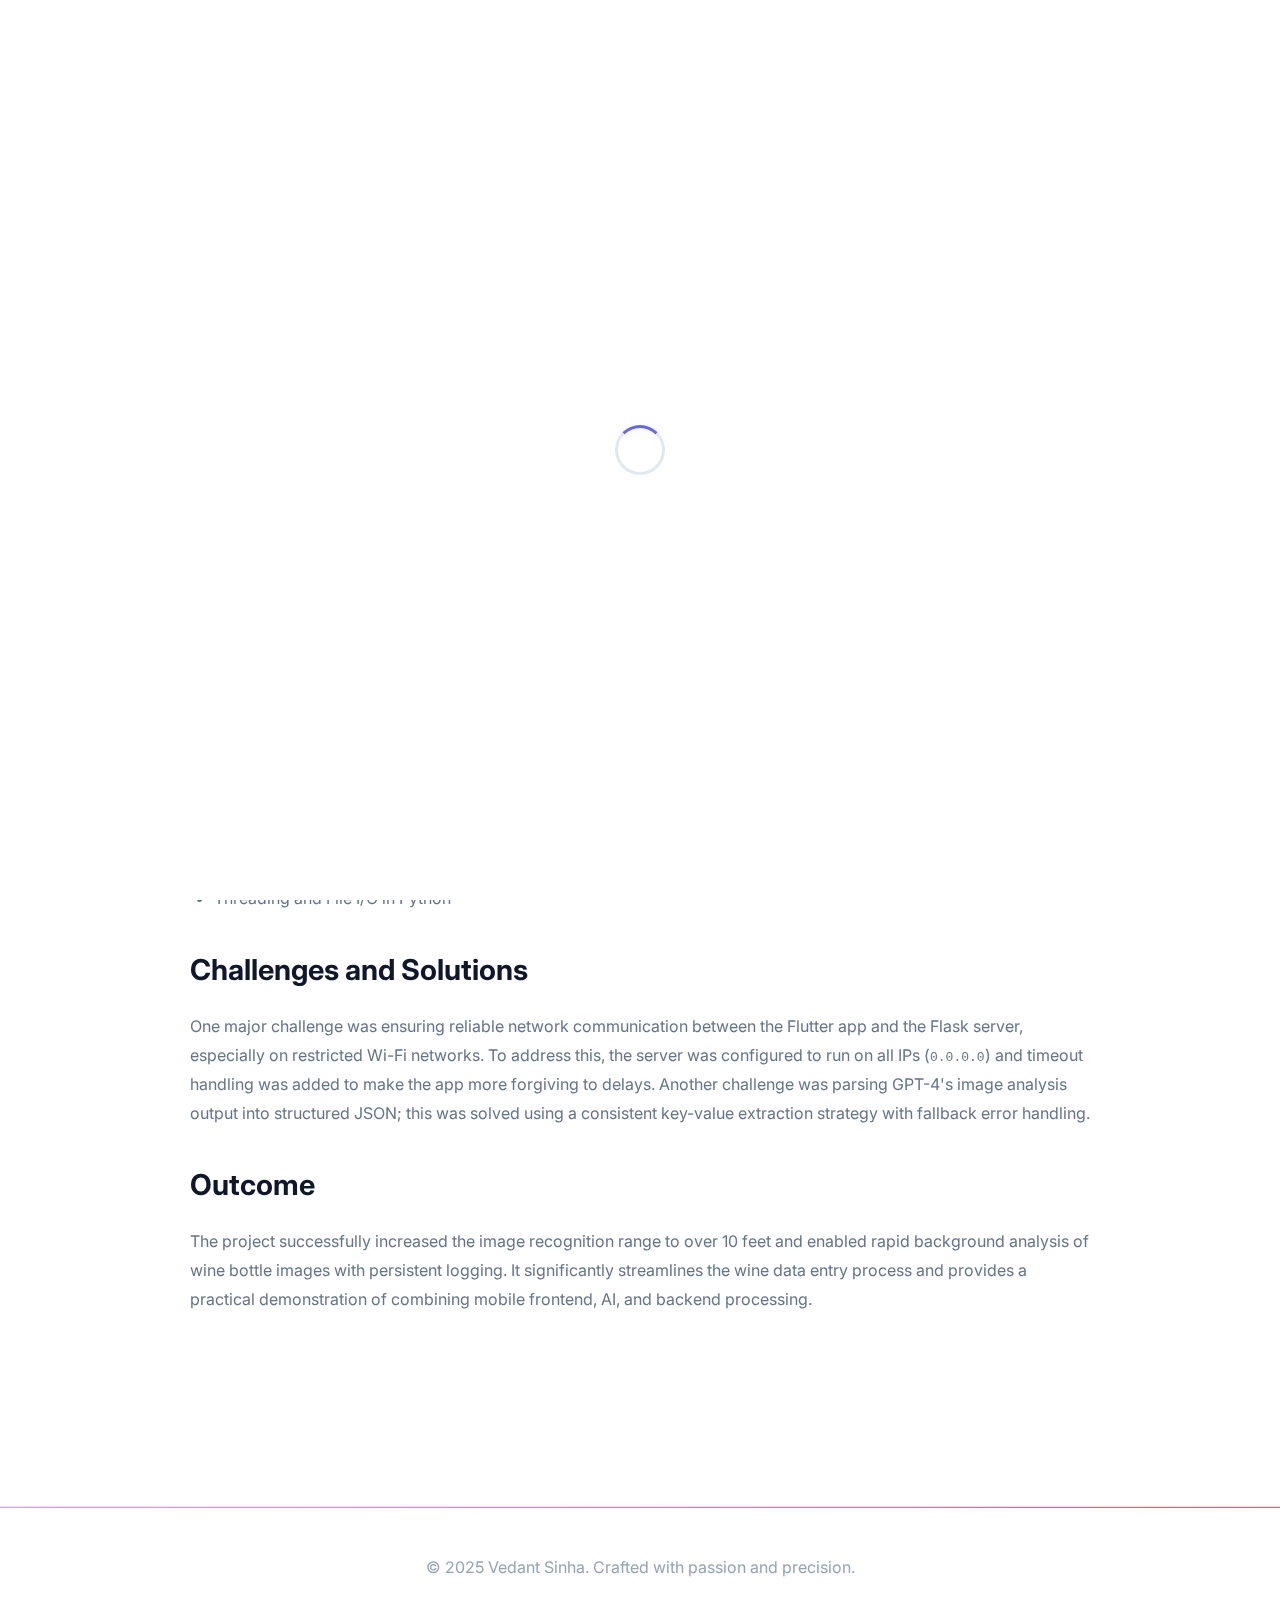
<file: projects/owligator.html>
<!DOCTYPE html>
<html lang="en">
<head>
  <meta charset="UTF-8" />
  <meta name="viewport" content="width=device-width, initial-scale=1.0" />
  <title>Owligator • Vedant Sinha • Portfolio</title>

  <!-- Google Fonts -->
  <link href="https://fonts.googleapis.com/css2?family=Inter:wght@300;400;500;600;700&family=JetBrains+Mono:wght@400;500;600&family=Space+Grotesk:wght@300;400;500;600;700&display=swap" rel="stylesheet" />

  <!-- Favicon -->
    <link rel="icon" type="image/png" href="/images/favicon.png">

  <style>
    * {
      margin: 0;
      padding: 0;
      box-sizing: border-box;
    }

    :root {
      --primary: #6366f1;
      --primary-dark: #4f46e5;
      --secondary: #f59e0b;
      --accent: #06b6d4;
      --accent-2: #8b5cf6;
      --text-primary: #0f172a;
      --text-secondary: #64748b;
      --text-light: #94a3b8;
      --bg-primary: #ffffff;
      --bg-secondary: #f8fafc;
      --bg-dark: #0f172a;
      --border: #e2e8f0;
      --shadow: 0 25px 50px -12px rgba(0, 0, 0, 0.25);
      --shadow-hover: 0 35px 60px -12px rgba(99, 102, 241, 0.4);
      --gradient: linear-gradient(135deg, #667eea 0%, #764ba2 100%);
      --gradient-accent: linear-gradient(135deg, #f093fb 0%, #f5576c 100%);
      --gradient-card: linear-gradient(145deg, rgba(255,255,255,0.1) 0%, rgba(255,255,255,0.05) 100%);
      --glassmorphism: rgba(255, 255, 255, 0.25);
      --blur: blur(20px);
    }


    body {
      font-family: 'Inter', -apple-system, BlinkMacSystemFont, sans-serif;
      line-height: 1.6;
      color: var(--text-primary);
      overflow-x: hidden;
      background: var(--bg-primary);
      transition: all 0.3s ease;
    }

    .container {
      max-width: 1200px;
      margin: 0 auto;
      padding: 0 2rem;
    }

    /* Full-width container override for header nav */
    .site-header .container {
      max-width: 100%;
      margin: 0;
      padding: 1rem 2rem;
      display: flex;
      justify-content: space-between;
      align-items: center;
    }


    /* Enhanced animated background with mesh gradient */
    .bg-animation {
      position: fixed;
      top: 0;
      left: 0;
      width: 100%;
      height: 100%;
      z-index: -2;
      background: 
        radial-gradient(circle at 20% 80%, rgba(120, 119, 198, 0.3), transparent 50%),
        radial-gradient(circle at 80% 20%, rgba(255, 119, 198, 0.3), transparent 50%),
        radial-gradient(circle at 40% 40%, rgba(120, 219, 255, 0.3), transparent 50%),
        linear-gradient(-45deg, #ee7752, #e73c7e, #23a6d5, #23d5ab);
      background-size: 400% 400%;
      animation: gradientShift 20s ease infinite;
      opacity: 0.1;
    }

    @keyframes gradientShift {
      0% { background-position: 0% 50%; }
      25% { background-position: 100% 50%; }
      50% { background-position: 100% 100%; }
      75% { background-position: 0% 100%; }
      100% { background-position: 0% 50%; }
    }

    /* Interactive mesh background */
    .mesh-bg {
      position: fixed;
      top: 0;
      left: 0;
      width: 100%;
      height: 100%;
      z-index: -1;
      background: 
        radial-gradient(circle at var(--mouse-x, 50%) var(--mouse-y, 50%), rgba(99, 102, 241, 0.15) 0%, transparent 50%);
      transition: background 0.3s ease;
    }

    /* Enhanced floating particles */
    .particles {
      position: fixed;
      top: 0;
      left: 0;
      width: 100%;
      height: 100%;
      z-index: -1;
      pointer-events: none;
    }

    .particle {
      position: absolute;
      border-radius: 50%;
      opacity: 0.4;
      filter: blur(1px);
    }

    .particle.primary {
      background: linear-gradient(45deg, var(--primary), var(--accent));
      animation: float 8s ease-in-out infinite, pulse 4s ease-in-out infinite;
    }

    .particle.secondary {
      background: linear-gradient(45deg, var(--accent-2), var(--secondary));
      animation: float 12s ease-in-out infinite reverse, pulse 6s ease-in-out infinite;
    }

    @keyframes float {
      0%, 100% { transform: translateY(0px) rotate(0deg); opacity: 0.4; }
      25% { transform: translateY(-30px) rotate(90deg); opacity: 0.7; }
      50% { transform: translateY(-15px) rotate(180deg); opacity: 0.3; }
      75% { transform: translateY(-40px) rotate(270deg); opacity: 0.6; }
    }

    @keyframes pulse {
      0%, 100% { transform: scale(1); }
      50% { transform: scale(1.2); }
    }

    /* Enhanced header with glassmorphism */
    .site-header {
      position: fixed;
      top: 0;
      left: 0;
      right: 0;
      z-index: 1000;
      background: var(--glassmorphism);
      backdrop-filter: var(--blur);
      border-bottom: 1px solid var(--border);
      transition: all 0.3s ease;
      border-radius: 0 0 20px 20px;
      margin: 0 1rem;
    }

    .site-header.scrolled {
      background: var(--glassmorphism);
      box-shadow: var(--shadow);
      transform: translateY(10px);
      margin: 10px 1rem 0;
      border-radius: 20px;
    }

    .site-header .container {
      display: flex;
      justify-content: space-between;
      align-items: center;
      padding: 1rem 2rem;
    }

    .logo {
      font-size: 1.8rem;
      font-weight: 700;
      color: var(--primary);
      text-decoration: none;
      font-family: 'Space Grotesk', monospace;
      position: relative;
      overflow: hidden;
      padding: 0.5rem 1rem;
      border-radius: 15px;
      background: var(--gradient-card);
      backdrop-filter: var(--blur);
      transition: all 0.3s ease;
    }

    .logo::before {
      content: '';
      position: absolute;
      top: 0;
      left: -100%;
      width: 100%;
      height: 100%;
      background: var(--gradient-accent);
      transition: left 0.5s ease;
      z-index: -1;
      border-radius: 15px;
    }

    .logo:hover::before {
      left: 0;
    }

    .logo:hover {
      color: white;
      transform: translateY(-2px);
      box-shadow: 0 10px 25px rgba(99, 102, 241, 0.3);
    }

    /* Enhanced navigation */
    .site-nav ul {
      display: flex;
      list-style: none;
      gap: 2rem;
      background: var(--gradient-card);
      padding: 0.8rem 1.5rem;
      border-radius: 20px;
      backdrop-filter: var(--blur);
    }

    .site-nav a {
      text-decoration: none;
      color: var(--text-secondary);
      font-weight: 500;
      position: relative;
      transition: all 0.3s ease;
      padding: 0.7rem 1.2rem;
      border-radius: 12px;
      font-size: 0.95rem;
    }

    .site-nav a:hover,
    .site-nav a.active {
      color: var(--primary);
      background: rgba(99, 102, 241, 0.1);
      transform: translateY(-2px);
    }

    .site-nav a::after {
      content: '';
      position: absolute;
      bottom: 5px;
      left: 50%;
      width: 0;
      height: 2px;
      background: var(--gradient-accent);
      transition: all 0.3s ease;
      transform: translateX(-50%);
      border-radius: 2px;
    }

    .site-nav a:hover::after,
    .site-nav a.active::after {
      width: 80%;
    }


    .btn-nav:hover {
      background: var(--gradient-accent);
    }

    .nav-toggle {
      display: none;
      flex-direction: column;
      gap: 4px;
      background: var(--gradient-card);
      border: none;
      cursor: pointer;
      padding: 0.8rem;
      border-radius: 12px;
      backdrop-filter: var(--blur);
      transition: all 0.3s ease;
    }

    .nav-toggle span {
      width: 24px;
      height: 3px;
      background: var(--text-primary);
      transition: all 0.3s ease;
      border-radius: 2px;
    }

    .nav-toggle.open span:nth-child(1) {
      transform: rotate(45deg) translate(5px, 5px);
    }

    .nav-toggle.open span:nth-child(2) {
      opacity: 0;
    }

    .nav-toggle.open span:nth-child(3) {
      transform: rotate(-45deg) translate(7px, -6px);
    }

    /* Main content with enhanced spacing */
    main {
      padding-top: 140px;
      min-height: 100vh;
    }

    /* Enhanced section title with animated gradient */
    .section-title {
      font-size: clamp(3rem, 6vw, 5rem);
      font-weight: 800;
      text-align: center;
      margin-bottom: 4rem;
      font-family: 'Space Grotesk', sans-serif;
      background: linear-gradient(135deg, #667eea 0%, #764ba2 50%, #f093fb 100%);
      background-size: 200% 200%;
      -webkit-background-clip: text;
      -webkit-text-fill-color: transparent;
      background-clip: text;
      animation: gradientText 4s ease infinite;
      position: relative;
      letter-spacing: -0.02em;
    }

    .section-title::after {
      content: '';
      position: absolute;
      bottom: -10px;
      left: 50%;
      transform: translateX(-50%);
      width: 100px;
      height: 4px;
      background: var(--gradient-accent);
      border-radius: 2px;
      animation: titleUnderline 2s ease-out;
    }

    @keyframes gradientText {
      0%, 100% { background-position: 0% 50%; }
      50% { background-position: 100% 50%; }
    }

    @keyframes titleUnderline {
      0% { width: 0; opacity: 0; }
      100% { width: 100px; opacity: 1; }
    }

    /* Enhanced grid layout */
    .grid {
      display: grid;
      grid-template-columns: repeat(auto-fit, minmax(350px, 1fr));
      gap: 2.5rem;
      margin-bottom: 4rem;
    }

    /* Enhanced card styles with 3D effects */
    .card {
      background: var(--glassmorphism);
      backdrop-filter: var(--blur);
      border-radius: 25px;
      border: 1px solid var(--border);
      box-shadow: 0 8px 32px rgba(0, 0, 0, 0.1);
      transition: all 0.4s cubic-bezier(0.175, 0.885, 0.32, 1.275);
      overflow: hidden;
      position: relative;
      transform-style: preserve-3d;
    }

    .card::before {
      content: '';
      position: absolute;
      top: 0;
      left: 0;
      right: 0;
      bottom: 0;
      background: var(--gradient-card);
      opacity: 0;
      transition: opacity 0.3s ease;
      z-index: -1;
    }

    .card:hover {
      transform: translateY(-15px) rotateX(5deg) rotateY(5deg);
      box-shadow: var(--shadow-hover);
      border-color: var(--primary);
    }

    .card:hover::before {
      opacity: 1;
    }

    .card h3 {
      font-size: 1.4rem;
      font-weight: 700;
      color: var(--primary);
      margin-bottom: 0.8rem;
      font-family: 'Space Grotesk', sans-serif;
      position: relative;
    }

    .card p {
      color: var(--text-secondary);
      line-height: 1.7;
      margin-bottom: 1.5rem;
      font-size: 0.95rem;
    }

    /* Enhanced portfolio card styles */
    .portfolio-card {
      display: flex;
      flex-direction: column;
      height: 100%;
      overflow: hidden;
    }

    .portfolio-card .project-image {
      width: 100%;
      height: 280px;
      object-fit: cover;
      transition: all 0.5s ease;
      filter: brightness(0.9) contrast(1.1);
    }

    .portfolio-card:hover .project-image {
      transform: scale(1.1);
      filter: brightness(1) contrast(1.2);
    }

    .portfolio-card .card-content {
      padding: 2rem;
      flex-grow: 1;
      display: flex;
      flex-direction: column;
      position: relative;
    }

    .portfolio-card .card-content::before {
      content: '';
      position: absolute;
      top: 0;
      left: 2rem;
      right: 2rem;
      height: 1px;
      background: linear-gradient(90deg, transparent, var(--border), transparent);
    }

    /* Enhanced project links with animated buttons */
    .project-link {
      margin-top: auto;
      align-self: flex-start;
      background: var(--gradient);
      color: white;
      text-decoration: none;
      padding: 0.8rem 1.5rem;
      border-radius: 15px;
      font-weight: 600;
      transition: all 0.3s ease;
      position: relative;
      overflow: hidden;
      display: inline-flex;
      align-items: center;
      gap: 0.5rem;
      border: none;
      cursor: pointer;
      font-size: 0.9rem;
    }

    .project-link::before {
      content: '';
      position: absolute;
      top: 0;
      left: -100%;
      width: 100%;
      height: 100%;
      background: var(--gradient-accent);
      transition: left 0.5s ease;
      z-index: -1;
    }

    .project-link:hover::before {
      left: 0;
    }

    .project-link:hover {
      transform: translateY(-3px);
      box-shadow: 0 10px 25px rgba(99, 102, 241, 0.4);
    }

    .btn-secondary {
      background: linear-gradient(135deg, var(--text-secondary), var(--text-light));
    }

    .btn-secondary:hover {
      background: var(--gradient-accent);
    }

    /* Enhanced scroll reveal animations */
    .scroll-reveal {
      opacity: 0;
      transform: translateY(50px);
      transition: all 0.8s cubic-bezier(0.175, 0.885, 0.32, 1.275);
    }

    .scroll-reveal.revealed {
      opacity: 1;
      transform: translateY(0);
    }

    .scroll-reveal:nth-child(even) {
      transform: translateY(50px) translateX(-30px);
    }

    .scroll-reveal:nth-child(even).revealed {
      transform: translateY(0) translateX(0);
    }

    /* Enhanced footer */
    .site-footer {
      background: var(--glassmorphism);
      backdrop-filter: var(--blur);
      padding: 3rem 0;
      text-align: center;
      color: var(--text-light);
      border-top: 1px solid var(--border);
      margin-top: 6rem;
      position: relative;
    }

    .site-footer::before {
      content: '';
      position: absolute;
      top: 0;
      left: 0;
      right: 0;
      height: 1px;
      background: var(--gradient-accent);
    }

    /* Enhanced responsive design */
    @media (max-width: 768px) {
      .site-header {
        margin: 0;
        border-radius: 0;
      }

      .site-header.scrolled {
        margin: 0;
        border-radius: 0;
        transform: none;
      }

      .site-nav {
        position: fixed;
        top: 0;
        left: 0;
        right: 0;
        bottom: 0;
        background: var(--glassmorphism);
        backdrop-filter: var(--blur);
        border-top: 1px solid var(--border);
        transition: transform 0.4s cubic-bezier(0.175, 0.885, 0.32, 1.275), visibility 0s linear 0.4s, opacity 0.4s ease;
        z-index: 999;
        display: flex;
        align-items: center;
        justify-content: center;
        transform: translateY(-100%);
        visibility: hidden;
        opacity: 0;
      }

      .site-nav.active {
        transform: translateY(0%);
        visibility: visible;
        opacity: 1;
        transition-delay: 0s;
      }

      .site-nav ul {
        flex-direction: column;
        align-items: center;
        gap: 2rem;
        padding: 2rem;
        background: transparent;
      }

      .site-nav a {
        font-size: 1.3rem;
        padding: 1rem 2rem;
        background: var(--gradient-card);
        border-radius: 15px;
        backdrop-filter: var(--blur);
        width: 200px;
        text-align: center;
      }

      .nav-toggle {
        display: flex;
        z-index: 1000;
      }

      .nav-toggle.active span:nth-child(1) {
        transform: rotate(45deg) translate(5px, 5px);
      }

      .nav-toggle.active span:nth-child(2) {
        opacity: 0;
      }

      .nav-toggle.active span:nth-child(3) {
        transform: rotate(-45deg) translate(7px, -6px);
      }

      main { padding-top: 100px; }
      .container { padding: 0 1rem; }
      .section-title { font-size: 2.5rem; margin-bottom: 3rem; }
      .grid { grid-template-columns: 1fr; gap: 2rem; }
      .card { transform: none !important; }
      .card:hover { transform: translateY(-10px) !important; }
      .portfolio-card .project-image { height: 220px; }
      .portfolio-card .card-content { padding: 1.5rem; }
    }

    @media (max-width: 480px) {
      .site-header .container {
        padding: 0.8rem 1rem;
      }

      .logo {
        font-size: 1.5rem;
        padding: 0.4rem 0.8rem;
      }

      .grid {
        grid-template-columns: 1fr;
        gap: 1.5rem;
      }

      .portfolio-card .project-image {
        height: 200px;
      }
    }

    /* Loading animation */
    .loading {
      position: fixed;
      top: 0;
      left: 0;
      width: 100%;
      height: 100%;
      background: var(--bg-primary);
      z-index: 10000;
      display: flex;
      align-items: center;
      justify-content: center;
      transition: opacity 0.5s ease;
    }

    .loading.fade-out {
      opacity: 0;
      pointer-events: none;
    }

    .loader {
      width: 50px;
      height: 50px;
      border: 3px solid var(--border);
      border-top: 3px solid var(--primary);
      border-radius: 50%;
      animation: spin 1s linear infinite;
    }

    @keyframes spin {
      0% { transform: rotate(0deg); }
      100% { transform: rotate(360deg); }
    }

    /* Project Page Specific Styles */
    .project-detail-section {
        padding: 6rem 0;
    }

    .project-detail-section h2 {
        font-size: clamp(2.5rem, 5vw, 4rem);
        font-weight: 700;
        text-align: center;
        margin-bottom: 3rem;
        color: var(--primary);
    }

    .project-content {
        max-width: 900px;
        margin: 0 auto;
        line-height: 1.8;
        color: var(--text-secondary);
    }

    .project-content h3 {
        font-size: 1.8rem;
        margin-top: 2rem;
        margin-bottom: 1rem;
        color: var(--text-primary);
    }

    .project-content img {
        max-width: 100%;
        height: auto;
        display: block;
        margin: 2rem auto;
        border-radius: 10px;
        box-shadow: var(--shadow);
    }

    .project-content ul {
        margin-bottom: 1.5rem;
        padding-left: 1.5rem;
    }

    .project-content li {
        margin-bottom: 0.8rem;
    }

    .project-content a {
        color: var(--primary);
        text-decoration: none;
        font-weight: 500;
    }

    .project-content a:hover {
        text-decoration: underline;
    }

  </style>
</head>
<body>
  <!-- Loading Screen -->
  <div class="loading" id="loading">
    <div class="loader"></div>
  </div>

  <!-- Enhanced cursor -->
  <div class="cursor"></div>
  <div class="cursor-trail"></div>

  <!-- Enhanced animated background -->
  <div class="bg-animation"></div>
  <div class="mesh-bg" id="mesh-bg"></div>

  <!-- Enhanced floating particles -->
  <div class="particles"></div>

  <!-- Enhanced site header -->
  <header class="site-header">
    <div class="container">
      <a href="../index.html" class="logo">VS.</a>
      <button id="nav-toggle" class="nav-toggle" aria-label="Toggle navigation">
        <span></span>
        <span></span>
        <span></span>
      </button>
      <nav class="site-nav" id="site-nav"> 
        <ul>
          <li><a href="../index.html#hero">Home</a></li>
          <li><a href="../about.html#about">About</a></li>
          <li><a href="../portfolio.html#portfolio">Work</a></li>
          <li><a href="../contact.html#contact" class="btn-nav">Contact</a></li>
        </ul>
      </nav>
    </div>
  </header>

  <main>
    <section id="owligator-project" class="project-detail-section">
        <div class="container">
            <h2 class="section-title">Owligator</h2>
            <div class="project-content">
                <!-- Add detailed content for Anchor here -->
                <p>Owligator is a mobile-based image uploader and label analyzer designed for scanning and extracting information from wine bottle labels using GPT-4 Vision.</p>
              
                <h3>Project Details</h3>
                <p>
                  Owligator is a Flutter-based application that enables users to capture images of wine bottles directly from their phones and upload them to a Flask backend for processing.
                  Once uploaded, the image is analyzed using GPT-4 Turbo's Vision API to extract key details such as wine name, producer, vintage year, type, region, and ABV.
                  The backend performs the analysis asynchronously and saves results locally as JSON entries for future use.
                </p>
              
                <h3>Technologies Used</h3>
                <ul>
                  <li>Flutter (Dart)</li>
                  <li>Flask (Python)</li>
                  <li>OpenAI GPT-4 Vision API</li>
                  <li>Threading and File I/O in Python</li>
                </ul>
              
                <h3>Challenges and Solutions</h3>
                <p>
                  One major challenge was ensuring reliable network communication between the Flutter app and the Flask server, especially on restricted Wi-Fi networks. To address this,
                  the server was configured to run on all IPs (<code>0.0.0.0</code>) and timeout handling was added to make the app more forgiving to delays. Another challenge was parsing
                  GPT-4's image analysis output into structured JSON; this was solved using a consistent key-value extraction strategy with fallback error handling.
                </p>
              
                <h3>Outcome</h3>
                <p>
                  The project successfully increased the image recognition range to over 10 feet and enabled rapid background analysis of wine bottle images with persistent logging.
                  It significantly streamlines the wine data entry process and provides a practical demonstration of combining mobile frontend, AI, and backend processing.
                </p>
              
                <!-- Add images, videos, or links here -->
                <!-- <img src="../images/anchor-screenshot.jpg" alt="Anchor Screenshot"> -->
                <!-- <p><a href="https://github.com/your-username/anchor">View Project Demo/Repository</a></p> -->
              </div>
              
        </div>
    </section>
  </main>

  <!-- Enhanced footer -->
  <footer class="site-footer">
    <div class="container">
      <p>© 2025 Vedant Sinha. Crafted with passion and precision.</p>
    </div>
  </footer>

  <script>
    // Loading screen
    window.addEventListener('load', () => {
      setTimeout(() => {
        document.getElementById('loading').classList.add('fade-out');
        setTimeout(() => {
          document.getElementById('loading').style.display = 'none';
        }, 500);
      }, 1000);
    });


    // Mobile navigation toggle
    const navToggle = document.getElementById('nav-toggle');
    const siteNav = document.getElementById('site-nav');

    navToggle.addEventListener('click', () => {
      navToggle.classList.toggle('active');
      siteNav.classList.toggle('active');
    });

    // Close mobile nav when clicking on a link
    document.querySelectorAll('.site-nav a').forEach(link => {
      link.addEventListener('click', () => {
        navToggle.classList.remove('active');
        siteNav.classList.remove('active');
      });
    });

    // Add loading progress for better UX
    let loadProgress = 0;
    function updateLoadProgress() {
      loadProgress += Math.random() * 30;
      if (loadProgress < 100) {
        setTimeout(updateLoadProgress, Math.random() * 200);
      }
    }
    updateLoadProgress();

  </script>
</body>
</html>
</file>
